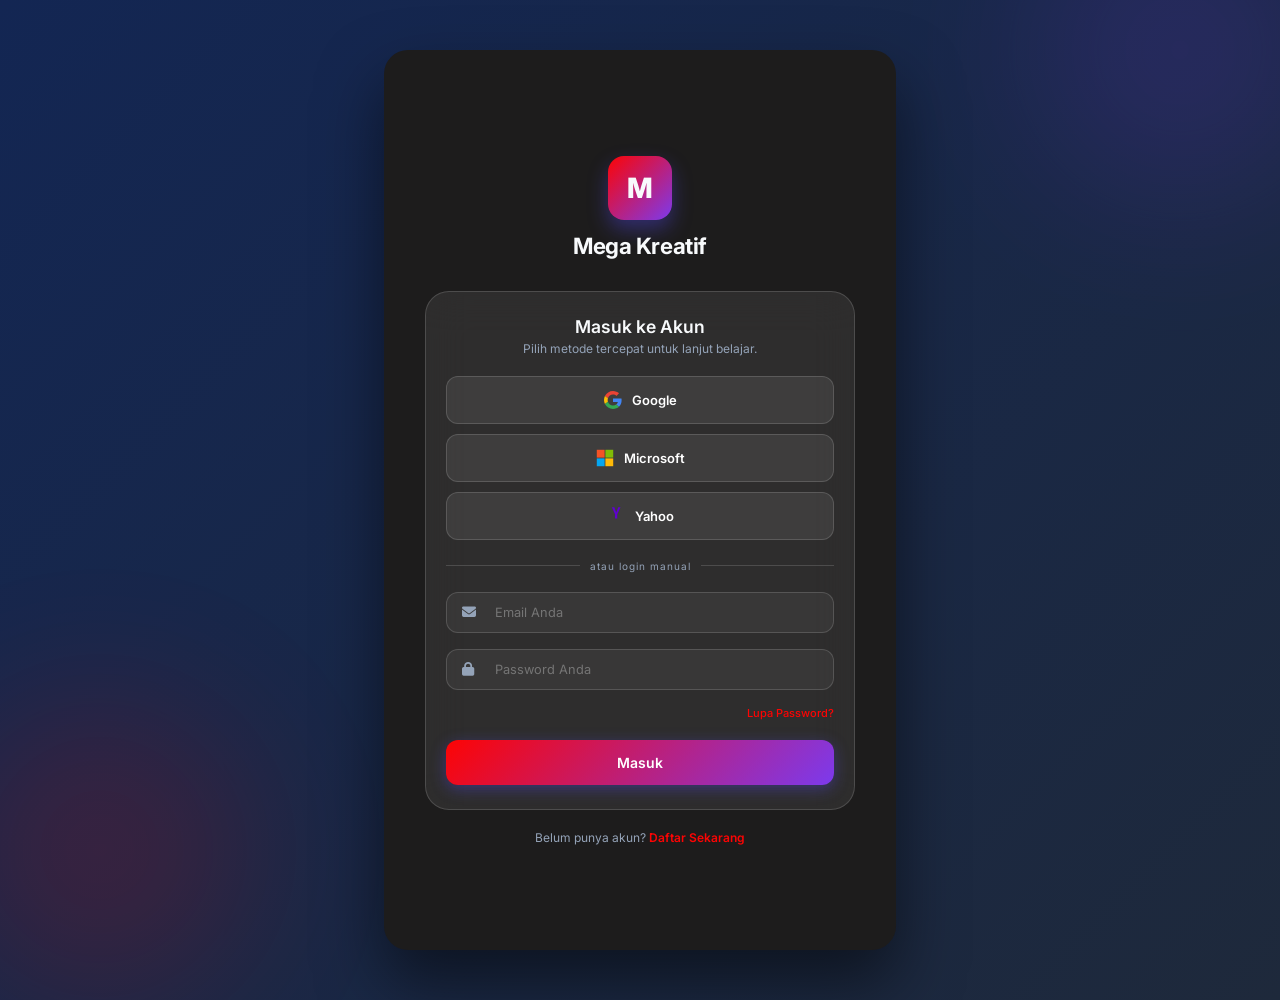
<file: index.html>
<!DOCTYPE html>
<html lang="id">

<head>
    <meta charset="UTF-8">
    <meta name="viewport" content="width=device-width, initial-scale=1.0">
    <title>Mega Kreatif - Login</title>
    <!-- Google Fonts -->
    <link href="https://fonts.googleapis.com/css2?family=Inter:wght@400;500;600;700&display=swap" rel="stylesheet">
    <!-- Font Awesome for Icons -->
    <link rel="stylesheet" href="https://cdnjs.cloudflare.com/ajax/libs/font-awesome/6.4.0/css/all.min.css">
    <link rel="manifest" href="manifest.json">
    <link rel="stylesheet" href="auth-style.css">
    <meta name="theme-color" content="#fd0404">
</head>

<body>

    <div class="blob blob-1"></div>
    <div class="blob blob-2"></div>

    <div id="toast-container" class="toast-container"></div>

    <div class="device-frame">
        <div class="screen-content">
            <!-- Logo -->
            <div class="logo-container">
                <div class="logo-icon">M</div>
                <div class="logo-text">Mega Kreatif</div>
            </div>

            <!-- Login Card -->
            <div class="auth-card">
                <div class="welcome-text">
                    <h2>Masuk ke Akun</h2>
                    <p>Pilih metode tercepat untuk lanjut belajar.</p>
                </div>

                <!-- SSO Options -->
                <div class="sso-container">
                    <button class="btn-sso google" onclick="handleSSOLogin('Google')">
                        <svg viewBox="0 0 48 48">
                            <path fill="#EA4335"
                                d="M24 9.5c3.54 0 6.71 1.22 9.21 3.6l6.85-6.85C35.9 2.38 30.47 0 24 0 14.62 0 6.51 5.38 2.56 13.22l7.98 6.19C12.43 13.72 17.74 9.5 24 9.5z" />
                            <path fill="#4285F4"
                                d="M46.98 24.55c0-1.57-.15-3.09-.38-4.55H24v9.02h12.94c-.58 2.96-2.26 5.48-4.78 7.18l7.73 6c4.51-4.18 7.09-10.36 7.09-17.65z" />
                            <path fill="#FBBC05"
                                d="M10.53 28.59c-.48-1.45-.76-2.99-.76-4.59s.27-3.14.76-4.59l-7.98-6.19C.92 16.46 0 20.12 0 24c0 3.88.92 7.54 2.56 10.78l7.97-6.19z" />
                            <path fill="#34A853"
                                d="M24 48c6.48 0 11.93-2.13 15.89-5.81l-7.73-6c-2.15 1.45-4.92 2.3-8.16 2.3-6.26 0-11.57-4.22-13.47-9.91l-7.98 6.19C6.51 42.62 14.62 48 24 48z" />
                        </svg>
                        <span>Google</span>
                    </button>
                    <button class="btn-sso microsoft" onclick="handleSSOLogin('Microsoft')">
                        <svg viewBox="0 0 23 23">
                            <path fill="#f35325" d="M1 1h10v10H1z" />
                            <path fill="#81bc06" d="M12 1h10v10H12z" />
                            <path fill="#05a6f0" d="M1 12h10v10H1z" />
                            <path fill="#ffba08" d="M12 12h10v10H12z" />
                        </svg>
                        <span>Microsoft</span>
                    </button>
                    <button class="btn-sso yahoo" onclick="handleSSOLogin('Yahoo')">
                        <svg viewBox="0 0 512 512">
                            <path fill="#6001D2"
                                d="M228.6 206.5L138.8 8h68.6l54.9 146.9L320.1 8h63.7l-92.4 200v120h-62.8V206.5H228.6z" />
                        </svg>
                        <span>Yahoo</span>
                    </button>
                </div>

                <div class="divider">atau login manual</div>

                <form id="login-form" novalidate>
                    <div class="input-group" id="email-group">
                        <i class="fas fa-envelope"></i>
                        <input type="email" id="email" placeholder="Email Anda" autocomplete="email">
                        <div class="error-msg" id="email-error"></div>
                    </div>
                    <div class="input-group" id="password-group">
                        <i class="fas fa-lock"></i>
                        <input type="password" id="password" placeholder="Password Anda">
                        <div class="error-msg" id="password-error"></div>
                    </div>
                    <a href="nusalokal_forgot_password.html" class="forgot-pass">Lupa Password?</a>

                    <button type="submit" class="btn-primary">Masuk</button>
                </form>
            </div>

            <div class="auth-footer">
                Belum punya akun? <a href="nusalokal_register.html">Daftar Sekarang</a>
            </div>
        </div>
    </div>

    <script src="auth-logic.js"></script>
    <script>
        const loginForm = document.getElementById('login-form');
        const emailInput = document.getElementById('email');
        const passwordInput = document.getElementById('password');
        const emailGroup = document.getElementById('email-group');
        const passwordGroup = document.getElementById('password-group');
        const emailError = document.getElementById('email-error');
        const passwordError = document.getElementById('password-error');

        function validateEmail(email) {
            if (!email) return "Email wajib diisi";
            const re = /^[^\s@]+@[^\s@]+\.[^\s@]+$/;
            if (!re.test(email)) return "Format email tidak valid";
            return "";
        }

        function validatePassword(password) {
            if (!password) return "Password wajib diisi";
            return "";
        }

        // Real-time validation
        emailInput.addEventListener('input', () => showError(emailGroup, emailError, validateEmail(emailInput.value)));
        passwordInput.addEventListener('input', () => showError(passwordGroup, passwordError, validatePassword(passwordInput.value)));

        loginForm.addEventListener('submit', (e) => {
            e.preventDefault();
            const submitBtn = loginForm.querySelector('button[type="submit"]');
            if (submitBtn.disabled) return;

            const emailErr = validateEmail(emailInput.value);
            const passErr = validatePassword(passwordInput.value);

            showError(emailGroup, emailError, emailErr);
            showError(passwordGroup, passwordError, passErr);

            if (!emailErr && !passErr) {
                submitBtn.disabled = true;
                const originalText = submitBtn.innerHTML;
                submitBtn.innerHTML = '<i class="fas fa-spinner fa-spin"></i> Masuk...';

                // Simulate Login
                setTimeout(() => {
                    const email = emailInput.value;
                    const password = passwordInput.value;
                    const users = getRegisteredUsers();

                    const user = users.find(u => u.email === email && u.password === password) ||
                        (email === "test@example.com" && password === "password123" ? { name: 'Demo User', email: 'test@example.com' } : null);

                    if (user) {
                        showToast(`Selamat datang kembali, ${user.name}!`, 'success');
                        localStorage.setItem('user_session', JSON.stringify({
                            email: user.email,
                            name: user.name,
                            token: 'mock-' + Date.now()
                        }));
                        setTimeout(() => window.location.href = 'nusalokal_mockup.html', 1000);
                    } else {
                        showToast('Email atau password salah', 'error');
                        submitBtn.disabled = false;
                        submitBtn.innerHTML = originalText;
                        passwordInput.value = '';
                        passwordInput.focus();
                    }
                }, 1500);
            }
        });
    </script>

</body>

</html>
</file>
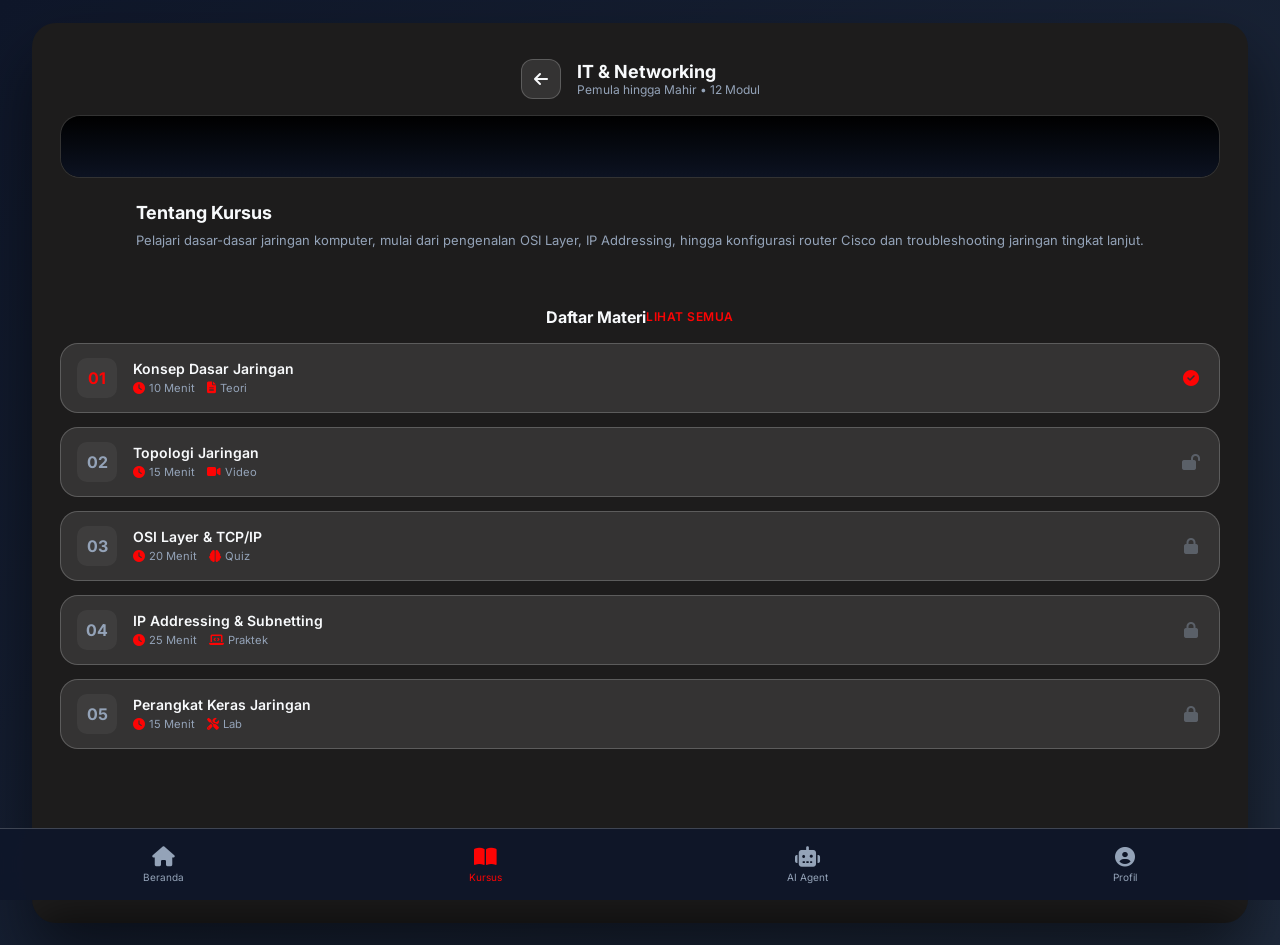
<file: nusalokal_courses.html>
<!DOCTYPE html>
<html lang="id">

<head>
    <meta charset="UTF-8">
    <meta name="viewport"
        content="width=device-width, initial-scale=1.0, viewport-fit=cover, maximum-scale=1.0, user-scalable=no">
    <meta name="theme-color" content="#1d1c1c">
    <title>Nusalokal - Kursus IT & Networking</title>
    <!-- Google Fonts -->
    <link href="https://fonts.googleapis.com/css2?family=Inter:wght@400;500;600;700&display=swap" rel="stylesheet">
    <!-- Font Awesome for Icons -->
    <link rel="stylesheet" href="https://cdnjs.cloudflare.com/ajax/libs/font-awesome/6.4.0/css/all.min.css">
    <link rel="stylesheet" href="auth-style.css">
    <style>
        :root {
            --primary: #fd0404;
            --secondary: #7C3AED;
            --background: linear-gradient(135deg, #0F172A 0%, #1E293B 100%);
            --glass: rgba(255, 255, 255, 0.1);
            --glass-border: rgba(255, 255, 255, 0.2);
            --text-main: #F8FAFC;
            --text-dim: #94A3B8;
        }

        * {
            margin: 0;
            padding: 0;
            box-sizing: border-box;
            font-family: 'Inter', sans-serif;
        }

        body {
            background: var(--background);
            color: var(--text-main);
            min-height: 100vh;
            min-height: 100dvh;
            display: flex;
            justify-content: center;
            align-items: center;
            padding: 0;
            margin: 0;
            overflow: hidden;
            -webkit-font-smoothing: antialiased;
        }

        /* Mobile full-screen */
        @media (max-width: 48rem) {
            body {
                background: #1d1c1c;
                /* Seamless dark on mobile */
                display: block;
                overflow: hidden;
            }
        }

        /* Desktop specific padding */
        @media (min-width: 48rem) {
            body {
                padding: 2.5vh 2.5vw;
            }
        }

        /* Main Container - Fully Responsive */
        .device-frame {
            width: 100%;
            height: 100vh;
            height: 100dvh;
            background: #1d1c1c;
            position: relative;
            display: flex;
            flex-direction: column;
            margin: 0 auto;
            overflow: hidden;
        }

        /* Desktop View Constraints */
        @media (min-width: 64rem) {
            .device-frame {
                max-width: 80rem;
            }
        }

        .screen-content {
            flex: 1;
            width: 100%;
            max-width: 75rem;
            margin: 0 auto;
            padding: 1.25rem;
            padding-bottom: calc(10rem + env(safe-area-inset-bottom));
            overflow-y: auto;
            -webkit-overflow-scrolling: touch;
            scroll-behavior: smooth;
        }

        .screen-content::-webkit-scrollbar {
            display: none;
        }

        /* Header */
        .course-header {
            display: flex;
            align-items: center;
            gap: 16px;
            padding: calc(1rem + env(safe-area-inset-top)) 1.5rem 1rem;
            position: sticky;
            top: 0;
            background: #1d1c1c;
            z-index: 100;
        }

        .back-btn {
            width: 40px;
            height: 40px;
            background: var(--glass);
            border-radius: 12px;
            display: flex;
            align-items: center;
            justify-content: center;
            border: 1px solid var(--glass-border);
            color: var(--text-main);
            text-decoration: none;
            cursor: pointer;
        }

        .header-title h1 {
            font-size: 18px;
            font-weight: 700;
        }

        .header-title p {
            font-size: 12px;
            color: var(--text-dim);
        }

        /* Hero Image */
        /* Hero Background Video */
        .hero-banner {
            width: 100%;
            height: 200px;
            background: #000;
            border-radius: 20px;
            margin-bottom: 24px;
            position: relative;
            overflow: hidden;
            border: 1px solid var(--glass-border);
        }

        .hero-video-bg {
            position: absolute;
            top: 50%;
            left: 50%;
            width: 100%;
            height: 100%;
            transform: translate(-50%, -50%) scale(1.5);
            pointer-events: none;
            border: none;
        }

        .hero-overlay {
            position: absolute;
            inset: 0;
            background: linear-gradient(to top, rgba(15, 23, 42, 0.8), transparent);
            z-index: 1;
        }

        /* Module List */
        .section-title {
            margin: 32px 0 16px;
            display: flex;
            justify-content: space-between;
            align-items: center;
        }

        /* Module Grid */
        .modules-list {
            display: grid;
            grid-template-columns: repeat(auto-fill, minmax(18rem, 1fr));
            gap: 1rem;
            margin-bottom: 2rem;
        }

        .section-title h2 {
            font-size: 1rem;
            font-weight: 700;
            color: var(--text-main);
            margin: 0;
        }

        .module-card {
            background: var(--glass);
            border: 0.06rem solid var(--glass-border);
            border-radius: 1.125rem;
            padding: 0.875rem 1rem;
            margin-bottom: 0.875rem;
            display: flex;
            align-items: center;
            gap: 1rem;
            cursor: pointer;
            transition: all 0.3s ease;
            width: 100%;
        }

        .module-card:hover {
            background: rgba(255, 255, 255, 0.12);
            transform: translateY(-4px);
            /* Changed to translateY for grid feel */
            border-color: var(--primary);
        }

        /* Hero Styling Adjustment */
        .hero-banner {
            max-width: 100%;
            height: 15rem;
        }

        .module-number {
            width: 2.5rem;
            height: 2.5rem;
            background: rgba(255, 255, 255, 0.05);
            border-radius: 0.625rem;
            display: flex;
            align-items: center;
            justify-content: center;
            font-weight: 700;
            color: var(--text-dim);
        }

        .module-info {
            flex: 1;
        }

        .module-title {
            font-size: 0.875rem;
            font-weight: 600;
            margin-bottom: 0.25rem;
        }

        .module-meta {
            font-size: 0.7rem;
            color: var(--text-dim);
            display: flex;
            align-items: center;
            gap: 0.75rem;
        }

        .module-meta span {
            display: flex;
            align-items: center;
            gap: 4px;
        }

        .module-meta i {
            color: var(--primary);
            font-size: 12px;
        }

        .lock-icon {
            color: var(--text-dim);
            opacity: 0.4;
            display: flex;
            align-items: center;
            justify-content: center;
            width: 24px;
            height: 24px;
            font-size: 16px;
        }

        /* Detail Modal (Pop-up) */
        .modal {
            position: absolute;
            bottom: 0;
            left: 0;
            width: 100%;
            height: 85%;
            background: #1E293B;
            border-radius: 1.875rem 1.875rem 0 0;
            z-index: 100;
            transform: translateY(100%);
            transition: transform 0.3s cubic-bezier(0.165, 0.84, 0.44, 1);
            display: flex;
            flex-direction: column;
            border-top: 0.06rem solid var(--glass-border);
            box-shadow: 0 -0.625rem 2.5rem rgba(0, 0, 0, 0.5);
        }

        .modal.active {
            transform: translateY(0);
        }

        .modal-handle {
            width: 40px;
            height: 5px;
            background: rgba(255, 255, 255, 0.2);
            border-radius: 10px;
            margin: 16px auto;
        }

        .modal-content {
            padding: 0 24px 24px;
            overflow-y: auto;
            flex: 1;
        }

        .content-body {
            color: var(--text-dim);
            font-size: 14px;
            line-height: 1.6;
            margin-top: 20px;
        }

        .content-body h3 {
            color: white;
            margin: 20px 0 10px;
        }

        .content-body ul {
            padding-left: 20px;
            margin-bottom: 10px;
        }

        .content-body li {
            margin-bottom: 8px;
        }

        /* Navigation (Fixed for Mobile) */
        nav {
            position: fixed;
            bottom: 0;
            left: 50%;
            transform: translateX(-50%);
            width: 100%;
            max-width: 80rem;
            height: calc(4.5rem + env(safe-area-inset-bottom));
            background: rgba(15, 23, 42, 0.95);
            backdrop-filter: blur(1rem);
            -webkit-backdrop-filter: blur(1rem);
            border-top: 0.06rem solid var(--glass-border);
            display: flex;
            justify-content: space-around;
            align-items: center;
            padding-bottom: env(safe-area-inset-bottom);
            z-index: 2000;
        }

        .nav-item {
            display: flex;
            flex-direction: column;
            align-items: center;
            gap: 4px;
            color: var(--text-dim);
            text-decoration: none;
            font-size: 10px;
        }

        .nav-item.active {
            color: var(--primary);
        }

        .nav-item i {
            font-size: 20px;
        }

        /* Responsive Handling */
        @media (max-width: 48rem) {
            .modules-list {
                grid-template-columns: 1fr;
            }
        }

        @media (max-width: 32rem) {
            .screen-content {
                padding: 1.5rem 1.25rem;
                padding-bottom: 6rem;
            }
        }

    </style>
</head>

<body>
    <div class="device-frame">
        <div class="screen-content">
            <!-- Header -->
            <div class="course-header">
                <a href="nusalokal_mockup.html" class="back-btn"><i class="fas fa-arrow-left"></i></a>
                <div class="header-title">
                    <h1>IT & Networking</h1>
                    <p>Pemula hingga Mahir • 12 Modul</p>
                </div>
            </div>

            <!-- Hero Banner with Background Video -->
            <div class="hero-banner">
                <iframe id="hero-video-iframe" class="hero-video-bg" allow="autoplay; encrypted-media"
                    frameborder="0"></iframe>
                <div class="hero-overlay"></div>
            </div>

            <!-- Description -->
            <div style="margin-bottom: 24px;">
                <h2 style="font-size: 18px; margin-bottom: 8px;">Tentang Kursus</h2>
                <p style="font-size: 13px; color: var(--text-dim); line-height: 1.5;">
                    Pelajari dasar-dasar jaringan komputer, mulai dari pengenalan OSI Layer, IP Addressing, hingga
                    konfigurasi router Cisco dan troubleshooting jaringan tingkat lanjut.
                </p>
            </div>

            <!-- Module List -->
            <div class="section-title">
                <h2>Daftar Materi</h2>
                <a href="#"
                    style="font-size: 12px; color: var(--primary); text-decoration: none; font-weight: 600; letter-spacing: 0.5px;">LIHAT
                    SEMUA</a>
            </div>

            <div class="module-card" onclick="openModule(1)">
                <div class="module-number" style="color: var(--primary);">01</div>
                <div class="module-info">
                    <div class="module-title">Konsep Dasar Jaringan</div>
                    <div class="module-meta">
                        <span><i class="fas fa-clock"></i> 10 Menit</span>
                        <span><i class="fas fa-file-alt"></i> Teori</span>
                    </div>
                </div>
                <div class="lock-icon" style="color: var(--primary); opacity: 1;"><i class="fas fa-check-circle"></i>
                </div>
            </div>

            <div class="module-card" onclick="openModule(2)">
                <div class="module-number">02</div>
                <div class="module-info">
                    <div class="module-title">Topologi Jaringan</div>
                    <div class="module-meta">
                        <span><i class="fas fa-clock"></i> 15 Menit</span>
                        <span><i class="fas fa-video"></i> Video</span>
                    </div>
                </div>
                <div class="lock-icon"><i class="fas fa-lock-open"></i></div>
            </div>

            <div class="module-card" onclick="openModule(3)">
                <div class="module-number">03</div>
                <div class="module-info">
                    <div class="module-title">OSI Layer & TCP/IP</div>
                    <div class="module-meta">
                        <span><i class="fas fa-clock"></i> 20 Menit</span>
                        <span><i class="fas fa-brain"></i> Quiz</span>
                    </div>
                </div>
                <div class="lock-icon"><i class="fas fa-lock"></i></div>
            </div>

            <div class="module-card" onclick="openModule(4)">
                <div class="module-number">04</div>
                <div class="module-info">
                    <div class="module-title">IP Addressing & Subnetting</div>
                    <div class="module-meta">
                        <span><i class="fas fa-clock"></i> 25 Menit</span>
                        <span><i class="fas fa-laptop-code"></i> Praktek</span>
                    </div>
                </div>
                <div class="lock-icon"><i class="fas fa-lock"></i></div>
            </div>

            <div class="module-card" onclick="openModule(5)">
                <div class="module-number">05</div>
                <div class="module-info">
                    <div class="module-title">Perangkat Keras Jaringan</div>
                    <div class="module-meta">
                        <span><i class="fas fa-clock"></i> 15 Menit</span>
                        <span><i class="fas fa-tools"></i> Lab</span>
                    </div>
                </div>
                <div class="lock-icon"><i class="fas fa-lock"></i></div>
            </div>

        </div>

        <!-- Detail Modal -->
        <div class="modal" id="course-modal">
            <div class="modal-handle" onclick="closeModule()"></div>
            <div class="modal-content">
                <a href="#" class="back-btn" onclick="closeModule()"
                    style="margin-bottom: 20px; width: 32px; height: 32px;"><i class="fas fa-times"></i></a>

                <h2 id="modal-title" style="font-size: 20px; margin-bottom: 10px;">Judul Materi</h2>
                <div style="display: flex; gap: 10px; margin-bottom: 20px;">
                    <span
                        style="font-size: 12px; padding: 4px 10px; background: rgba(79, 70, 229, 0.2); color: var(--primary); border-radius: 8px;">Network</span>
                    <span
                        style="font-size: 12px; padding: 4px 10px; background: rgba(255, 255, 255, 0.1); color: var(--text-dim); border-radius: 8px;">Beginner</span>
                </div>

                <div class="video-placeholder"
                    style="width: 100%; height: 200px; background: black; border-radius: 16px; display: flex; align-items: center; justify-content: center; margin-bottom: 20px;">
                    <i class="fas fa-play-circle" style="font-size: 40px; color: white;"></i>
                </div>

                <div class="content-body" id="modal-body">
                    <!-- Dynamic Content -->
                </div>

                <button id="finish-btn" onclick="finishModule()"
                    style="width: 100%; padding: 16px; background: var(--primary); border: none; border-radius: 12px; color: white; font-weight: 600; margin-top: 30px; cursor: pointer;">Tandai
                    Selesai</button>
            </div>
        </div>

        <!-- Navigation -->
        <nav>
            <a href="nusalokal_mockup.html" class="nav-item"><i class="fas fa-home"></i><span>Beranda</span></a>
            <a href="nusalokal_courses.html" class="nav-item active"><i
                    class="fas fa-book-open"></i><span>Kursus</span></a>
            <a href="nusalokal_chat.html" class="nav-item"><i class="fas fa-robot"></i><span>AI Agent</span></a>
            <a href="nusalokal_profile.html" class="nav-item"><i class="fas fa-user-circle"></i><span>Profil</span></a>
        </nav>
    </div>

    <!-- Video Modal -->
    <div id="video-modal"
        style="position: fixed; top: 0; left: 0; width: 100%; height: 100%; background: rgba(0,0,0,0.9); z-index: 2000; display: none; align-items: center; justify-content: center; backdrop-filter: blur(10px);">
        <div style="width: 95%; max-width: 850px; position: relative;">
            <div
                style="padding-top: 56.25%; position: relative; background: #000; border-radius: 16px; overflow: hidden; border: 1px solid rgba(255,255,255,0.2); box-shadow: 0 30px 60px rgba(0,0,0,0.8);">
                <iframe id="video-frame"
                    style="position: absolute; top: 0; left: 0; width: 100%; height: 100%; border: none;"
                    allow="autoplay; encrypted-media" allowfullscreen></iframe>
            </div>
            <button onclick="closeVideoModal()"
                style="position: absolute; top: -50px; right: 0; background: rgba(255,255,255,0.1); border: none; color: white; width: 40px; height: 40px; border-radius: 50%; cursor: pointer; display: flex; align-items: center; justify-content: center; transition: 0.3s; backdrop-filter: blur(5px);"><i
                    class="fas fa-times"></i></button>
        </div>
    </div>

    <script src="auth-logic.js"></script>
    <script>
        const modules = {
            1: {
                title: "Konsep Dasar Jaringan",
                content: `
                    <h3>Apa itu Jaringan Komputer?</h3>
                    <p>Jaringan komputer adalah dua atau lebih perangkat komputer yang saling terhubung untuk berbagi data dan sumber daya.</p>
                    
                    <h3>Jenis Jaringan:</h3>
                    <ul>
                        <li><strong>LAN (Local Area Network):</strong> Jaringan area lokal seperti di rumah atau kantor.</li>
                        <li><strong>MAN (Metropolitan Area Network):</strong> Jaringan antar gedung dalam satu kota.</li>
                        <li><strong>WAN (Wide Area Network):</strong> Jaringan antar negara atau benua (Internet).</li>
                    </ul>
                    <h3>Manfaat:</h3>
                    <p>Mempermudah komunikasi, berbagi file, dan akses informasi jarak jauh.</p>
                `
            },
            2: {
                title: "Topologi Jaringan",
                content: `
                    <h3>Pengertian Topologi</h3>
                    <p>Topologi jaringan mengacu pada tata letak fisik atau logis dari perangkat dalam jaringan. Pemilihan topologi yang tepat mempengaruhi kecepatan, keamanan, dan kemudahan troubleshooting jaringan.</p>
                    
                    <h3>Jenis-Jenis Topologi Jaringan:</h3>
                    
                    <div style="margin-bottom: 16px;">
                        <h4 style="color: var(--primary); margin-bottom: 4px;">1. Topologi Bus</h4>
                        <p style="margin-bottom: 4px;">Semua perangkat terhubung ke satu kabel utama (backbone). Data dikirim ke semua perangkat, tetapi hanya penerima yang dituju yang memprosesnya.</p>
                        <ul style="font-size: 13px; color: var(--text-dim);">
                            <li>(+) Hemat kabel dan mudah instalasi.</li>
                            <li>(-) Jika kabel utama putus, seluruh jaringan mati.</li>
                        </ul>
                    </div>

                    <div style="margin-bottom: 16px;">
                        <h4 style="color: var(--primary); margin-bottom: 4px;">2. Topologi Star (Bintang)</h4>
                        <p style="margin-bottom: 4px;">Setiap perangkat terhubung ke satu perangkat pusat (Switch atau Hub). Ini adalah topologi paling umum digunakan saat ini (contoh: LAN kantor/rumah).</p>
                        <ul style="font-size: 13px; color: var(--text-dim);">
                            <li>(+) Jika satu perangkat rusak, jaringan lain tetap jalan. Mudah dideteksi kesalahannya.</li>
                            <li>(-) Butuh lebih banyak kabel dan bergantung pada pusat (Switch/Hub).</li>
                        </ul>
                    </div>

                    <div style="margin-bottom: 16px;">
                        <h4 style="color: var(--primary); margin-bottom: 4px;">3. Topologi Ring (Cincin)</h4>
                        <p style="margin-bottom: 4px;">Setiap perangkat terhubung ke dua perangkat lain, membentuk lingkaran tertutup. Data mengalir satu arah (unidirectional) atau dua arah untuk mencegah tabrakan.</p>
                        <ul style="font-size: 13px; color: var(--text-dim);">
                            <li>(+) Performa stabil pada trafik tinggi.</li>
                            <li>(-) Jika satu titik putus, jaringan bisa lumpuh (kecuali dual-ring).</li>
                        </ul>
                    </div>

                    <div style="margin-bottom: 16px;">
                        <h4 style="color: var(--primary); margin-bottom: 4px;">4. Topologi Mesh</h4>
                        <p style="margin-bottom: 4px;">Setiap perangkat terhubung secara langsung ke perangkat lain (Full Mesh) atau sebagian (Partial Mesh).</p>
                        <ul style="font-size: 13px; color: var(--text-dim);">
                            <li>(+) Keamanan data tinggi dan tidak ada gangguan jika satu link mati (Redundancy).</li>
                            <li>(-) Biaya sangat mahal dan instalasi rumit.</li>
                        </ul>
                    </div>

                    <div style="margin-bottom: 16px;">
                        <h4 style="color: var(--primary); margin-bottom: 4px;">5. Topologi Tree (Pohon)</h4>
                        <p style="margin-bottom: 4px;">Gabungan dari beberapa topologi Star yang dihubungkan dengan topologi Bus. Biasa digunakan pada jaringan bertingkat atau gedung bertingkat.</p>
                    </div>

                    <div style="margin-bottom: 16px;">
                        <h4 style="color: var(--primary); margin-bottom: 4px;">6. Topologi Hybrid</h4>
                        <p style="margin-bottom: 4px;">Kombinasi dari dua atau lebih topologi yang berbeda. Contoh: Jaringan kantor (Star) terhubung ke jaringan pabrik (Bus).</p>
                    </div>
                `
            },
            3: {
                title: "OSI Layer & TCP/IP",
                content: `
                    <h3>OSI Model</h3>
                    <p>Open Systems Interconnection (OSI) model adalah kerangka kerja konseptual yang menjelaskan fungsi sistem jaringan.</p>
                    
                    <h3>7 Lapisan OSI:</h3>
                    <ol reversed>
                        <li>Physical (Fisik)</li>
                        <li>Data Link</li>
                        <li>Network (IP)</li>
                        <li>Transport (TCP/UDP)</li>
                        <li>Session</li>
                        <li>Presentation</li>
                        <li>Application (HTTP, FTP)</li>
                    </ol>
                `
            },
            4: {
                title: "IP Addressing & Subnetting",
                content: `
                    <h3>Alamat IP</h3>
                    <p>Identitas unik untuk setiap perangkat dalam jaringan. Terdiri dari IPv4 (32-bit) dan IPv6 (128-bit).</p>
                    
                    <h3>Kelas IP:</h3>
                    <ul>
                        <li><strong>Kelas A:</strong> Jaringan skala sangat besar.</li>
                        <li><strong>Kelas B:</strong> Jaringan skala menengah.</li>
                        <li><strong>Kelas C:</strong> Jaringan skala kecil (LAN).</li>
                    </ul>
                    <h3>Subnetting</h3>
                    <p>Teknik memecah jaringan besar menjadi sub-jaringan yang lebih kecil untuk efisiensi.</p>
                `
            },
            5: {
                title: "Perangkat Keras Jaringan",
                content: `
                    <h3>Perangkat Utama:</h3>
                    <ul>
                        <li><strong>Router:</strong> Menghubungkan jaringan berbeda dan menentukan rute data.</li>
                        <li><strong>Switch:</strong> Menghubungkan perangkat dalam satu jaringan (LAN) secara cerdas.</li>
                        <li><strong>Access Point:</strong> Menyediakan koneksi nirkabel (WiFi).</li>
                        <li><strong>Modem:</strong> Mengubah sinyal digital ke analog dan sebaliknya.</li>
                    </ul>
                `
            }
        };

        function openModule(id) {
            const data = modules[id];
            if (data) {
                document.getElementById('modal-title').innerText = data.title;
                document.getElementById('modal-body').innerHTML = data.content;
                document.getElementById('course-modal').classList.add('active');
            }
        }

        function closeModule() {
            document.getElementById('course-modal').classList.remove('active');
        }

        function finishModule() {
            const modal = document.getElementById('course-modal');
            modal.style.transform = 'translateY(100%)';

            setTimeout(() => {
                modal.classList.remove('active');
                modal.style.transform = '';

                if (typeof showToast === 'function') {
                    showToast('Modul diselesaikan! Progres Anda telah disimpan.', 'success');
                }
            }, 300);
        }

        const itVideos = [
            'QJncFirhjPg', // Cloud Computing Trends
            'I_t66o9I9V0', // Modern Data Center Tour
            'U_PzX_U-D5Y', // Cybersecurity Essentials
            'H3AnSshR4mI', // The Future of Technology
            '6mBO2JXKJuo'  // Internet of Things (IoT)
        ];

        function initHeroVideo() {
            const randomId = itVideos[Math.floor(Math.random() * itVideos.length)];
            const iframe = document.getElementById('hero-video-iframe');
            if (iframe) {
                // Autoplay, Mute, Loop, and Minimal UI
                iframe.src = `https://www.youtube.com/embed/${randomId}?autoplay=1&mute=1&loop=1&playlist=${randomId}&controls=0&showinfo=0&rel=0&modestbranding=1&iv_load_policy=3`;
            }
        }

        function playRandomVideo() {
            initHeroVideo();
        }

        // Initialize background video on load
        document.addEventListener('DOMContentLoaded', initHeroVideo);
    </script>
</body>

</html>
</file>
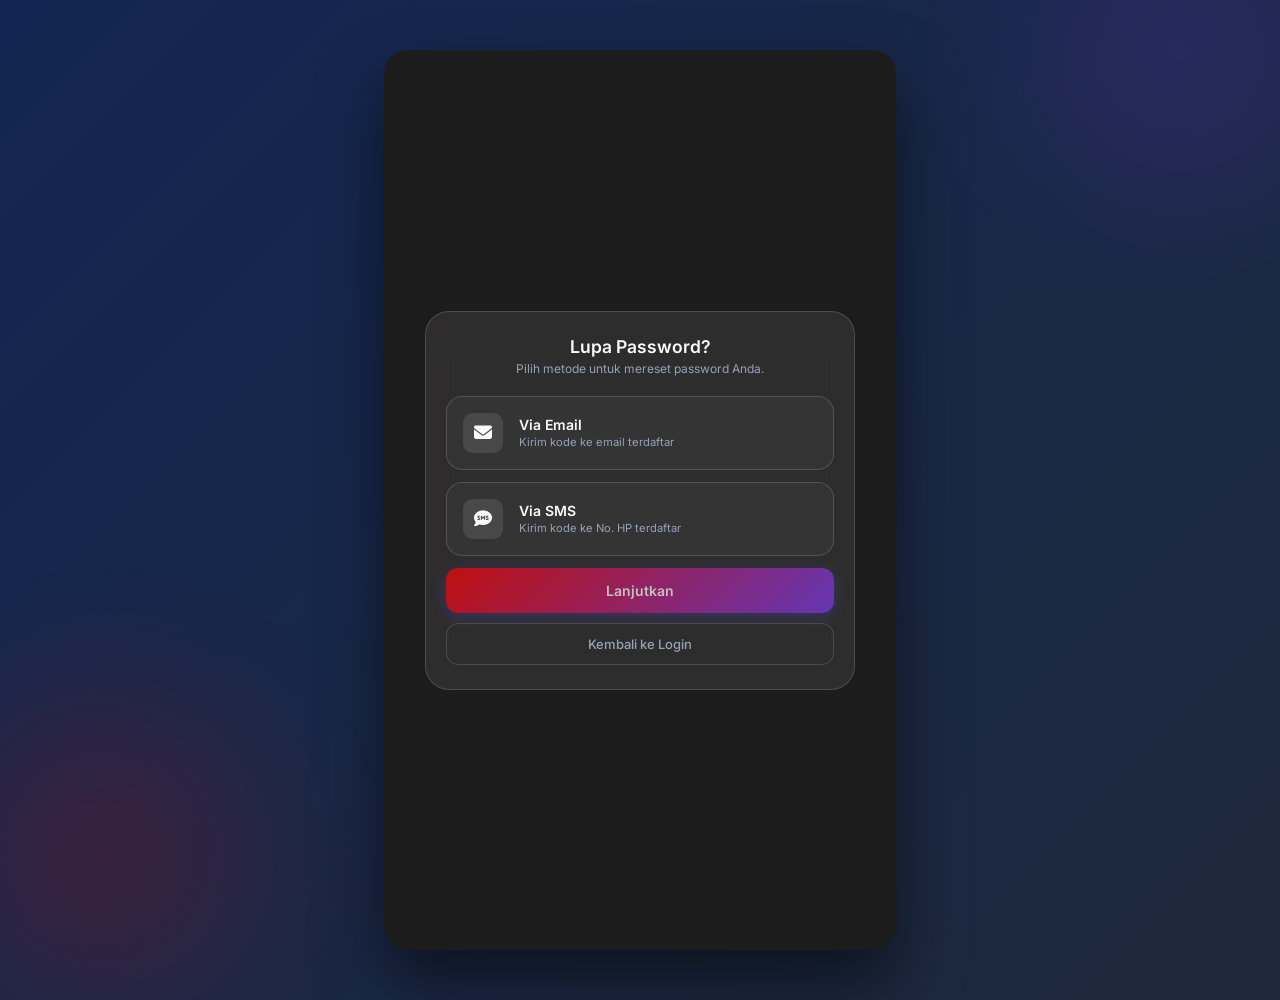
<file: nusalokal_forgot_password.html>
<!DOCTYPE html>
<html lang="id">

<head>
    <meta charset="UTF-8">
    <meta name="viewport" content="width=device-width, initial-scale=1.0, viewport-fit=cover, maximum-scale=1.0, user-scalable=no">
    <title>Mega Kreatif - Lupa Password</title>
    <!-- Google Fonts -->
    <link href="https://fonts.googleapis.com/css2?family=Inter:wght@400;500;600;700&display=swap" rel="stylesheet">
    <!-- Font Awesome for Icons -->
    <link rel="stylesheet" href="https://cdnjs.cloudflare.com/ajax/libs/font-awesome/6.4.0/css/all.min.css">
    <link rel="stylesheet" href="auth-style.css">
    <style>
        .step-container {
            display: none;
        }

        .step-container.active {
            display: block;
            animation: slideUp 0.4s ease;
        }

        .method-card {
            background: rgba(255, 255, 255, 0.03);
            border: 0.06rem solid var(--glass-border);
            border-radius: 1rem;
            padding: 1rem;
            margin-bottom: 0.75rem;
            display: flex;
            align-items: center;
            gap: 1rem;
            cursor: pointer;
            transition: all 0.3s;
        }

        .method-card:hover,
        .method-card.selected {
            background: rgba(255, 255, 255, 0.08);
            border-color: var(--primary);
            box-shadow: var(--glow);
        }

        .method-icon {
            width: 2.5rem;
            height: 2.5rem;
            border-radius: 0.6rem;
            background: rgba(255, 255, 255, 0.1);
            display: flex;
            align-items: center;
            justify-content: center;
            font-size: 1.125rem;
            color: var(--text-main);
        }

        .method-info h3 {
            font-size: 0.875rem;
            font-weight: 600;
            margin-bottom: 0.125rem;
        }

        .method-info p {
            font-size: 0.7rem;
            color: var(--text-dim);
        }

        .otp-container {
            display: flex;
            gap: 0.6rem;
            justify-content: center;
            margin: 1.25rem 0;
        }

        .otp-input {
            width: 2.8rem;
            height: 2.8rem;
            border-radius: 0.75rem;
            background: rgba(255, 255, 255, 0.05);
            border: 0.06rem solid var(--glass-border);
            color: white;
            font-size: 1.125rem;
            font-weight: 700;
            text-align: center;
            outline: none;
        }

        .otp-input:focus {
            border-color: var(--primary);
            box-shadow: var(--glow);
        }

        .timer-text {
            text-align: center;
            font-size: 12px;
            color: var(--text-dim);
            margin-top: 10px;
        }

        .timer-text a {
            color: var(--primary);
            text-decoration: none;
            font-weight: 600;
            pointer-events: none;
            opacity: 0.5;
        }

        .timer-text a.active {
            pointer-events: auto;
            opacity: 1;
        }

        .strength-meter {
            height: 4px;
            background: rgba(255, 255, 255, 0.1);
            border-radius: 2px;
            margin-top: 8px;
            overflow: hidden;
            display: flex;
        }

        .strength-bar {
            height: 100%;
            width: 0;
            transition: width 0.3s, background-color 0.3s;
        }

        .strength-text {
            font-size: 10px;
            margin-top: 5px;
            text-align: right;
            color: var(--text-dim);
        }

        .success-icon {
            width: 4.5rem;
            height: 4.5rem;
            background: rgba(16, 185, 129, 0.2);
            border-radius: 50%;
            display: flex;
            align-items: center;
            justify-content: center;
            font-size: 2rem;
            color: var(--success);
            margin: 0 auto 1.25rem;
            box-shadow: 0 0 2rem rgba(16, 185, 129, 0.3);
        }
    </style>
</head>

<body>

    <div class="blob blob-1"></div>
    <div class="blob blob-2"></div>

    <div id="toast-container" class="toast-container"></div>

    <div class="device-frame">
        <div class="screen-content">
            <!-- Step 1: Select Method -->
            <div id="step-1" class="step-container auth-card active">
                <div class="welcome-text">
                    <h2>Lupa Password?</h2>
                    <p>Pilih metode untuk mereset password Anda.</p>
                </div>

                <div class="method-card" onclick="selectMethod('email', this)">
                    <div class="method-icon"><i class="fas fa-envelope"></i></div>
                    <div class="method-info">
                        <h3>Via Email</h3>
                        <p>Kirim kode ke email terdaftar</p>
                    </div>
                </div>

                <div class="method-card" onclick="selectMethod('sms', this)">
                    <div class="method-icon"><i class="fas fa-sms"></i></div>
                    <div class="method-info">
                        <h3>Via SMS</h3>
                        <p>Kirim kode ke No. HP terdaftar</p>
                    </div>
                </div>

                <button class="btn-primary" onclick="goToStep(2)" disabled id="btn-step-1"
                    style="margin-top:10px">Lanjutkan</button>
                <a href="index.html" class="btn-secondary">Kembali ke Login</a>
            </div>

            <!-- Step 2: Input Details -->
            <div id="step-2" class="step-container auth-card">
                <div class="welcome-text">
                    <h2>Verifikasi Akun</h2>
                    <p id="step-2-desc">Masukkan detail akun Anda.</p>
                </div>

                <div class="input-group" id="contact-group">
                    <i id="input-icon" class="fas fa-envelope"></i>
                    <input type="text" id="contact-input" placeholder="Masukkan Email Anda">
                    <div id="step-2-error" class="error-msg"></div>
                </div>

                <button class="btn-primary" onclick="validateAndSendCode()">Kirim Kode</button>
                <button class="btn-secondary" onclick="goToStep(1)">Kembali</button>
            </div>

            <!-- Step 3: OTP Verification -->
            <div id="step-3" class="step-container auth-card">
                <div class="welcome-text">
                    <h2>Verifikasi Kode</h2>
                    <p>Kode telah dikirim ke <span id="sent-destination"
                            style="color: white; font-weight: 600;">...</span></p>
                </div>

                <div class="otp-container">
                    <input type="text" class="otp-input" maxlength="1" oninput="moveToNext(this, 1)">
                    <input type="text" class="otp-input" maxlength="1" oninput="moveToNext(this, 2)">
                    <input type="text" class="otp-input" maxlength="1" oninput="moveToNext(this, 3)">
                    <input type="text" class="otp-input" maxlength="1" oninput="moveToNext(this, 4)">
                </div>

                <button class="btn-primary" onclick="verifyOtp()">Verifikasi</button>

                <div class="timer-text">
                    Tidak menerima kode? <a href="#" id="resend-link" onclick="resendCode()">Kirim Ulang</a> <span
                        id="timer">(30s)</span>
                </div>
            </div>

            <!-- Step 4: New Password -->
            <div id="step-4" class="step-container auth-card">
                <div class="welcome-text">
                    <h2>Password Baru</h2>
                    <p>Buat password baru yang aman.</p>
                </div>

                <div class="input-group" id="p1-group">
                    <i class="fas fa-lock"></i>
                    <input type="password" id="new-pass" placeholder="Password Baru" oninput="checkStrength()">
                </div>
                <!-- Strength Meter -->
                <div style="margin-bottom: 15px;">
                    <div class="strength-meter">
                        <div class="strength-bar" id="strength-bar"></div>
                    </div>
                    <div class="strength-text" id="strength-text"></div>
                </div>

                <div class="input-group" id="p2-group">
                    <i class="fas fa-lock"></i>
                    <input type="password" id="confirm-pass" placeholder="Konfirmasi Password Baru">
                    <div id="pass-error" class="error-msg"></div>
                </div>

                <button class="btn-primary" onclick="savePassword()">Simpan Password</button>
            </div>

            <!-- Step 5: Success -->
            <div id="step-5" class="step-container auth-card" style="text-align: center;">
                <div class="success-icon">
                    <i class="fas fa-check"></i>
                </div>
                <div class="welcome-text">
                    <h2>Berhasil Diubah!</h2>
                    <p>Password Anda telah berhasil diperbarui.</p>
                </div>
                <a href="index.html" class="btn-primary">Masuk Sekarang</a>
            </div>
        </div>
    </div>

    <script src="auth-logic.js"></script>
    <script>
        let currentMethod = '';
        let timerInterval;

        function goToStep(stepNumber) {
            document.querySelectorAll('.step-container').forEach(el => el.classList.remove('active'));
            document.getElementById(`step-${stepNumber}`).classList.add('active');
        }

        function selectMethod(method, card) {
            currentMethod = method;
            document.querySelectorAll('.method-card').forEach(el => el.classList.remove('selected'));
            card.classList.add('selected');
            document.getElementById('btn-step-1').disabled = false;
        }

        // Setup Step 2
        document.getElementById('btn-step-1').addEventListener('click', () => {
            const input = document.getElementById('contact-input');
            const icon = document.getElementById('input-icon');
            const desc = document.getElementById('step-2-desc');

            if (currentMethod === 'email') {
                input.placeholder = "contoh@email.com";
                input.type = "email";
                icon.className = "fas fa-envelope";
                desc.textContent = "Masukkan alamat email yang terdaftar.";
            } else {
                input.placeholder = "0812xxxx";
                input.type = "tel";
                icon.className = "fas fa-phone";
                desc.textContent = "Masukkan nomor HP yang terdaftar.";
            }
            goToStep(2);
        });

        function validateAndSendCode() {
            const val = document.getElementById('contact-input').value;
            const errorEl = document.getElementById('step-2-error');
            const group = document.getElementById('contact-group');

            if (!val) {
                showError(group, errorEl, "Data tidak boleh kosong.");
                return;
            }

            if (currentMethod === 'email' && !val.includes('@')) {
                showError(group, errorEl, "Format email tidak valid.");
                return;
            }

            // Success simulation
            showError(group, errorEl, "");
            document.getElementById('sent-destination').textContent = val;
            startTimer();
            goToStep(3);
        }

        function moveToNext(field, index) {
            if (field.value.length >= 1) {
                const next = document.querySelectorAll('.otp-input')[index];
                if (next) next.focus();
            }
        }

        function startTimer() {
            let timeLeft = 30;
            const link = document.getElementById('resend-link');
            const display = document.getElementById('timer');
            link.classList.remove('active');
            display.style.display = 'inline';
            clearInterval(timerInterval);
            timerInterval = setInterval(() => {
                timeLeft--;
                display.textContent = `(${timeLeft}s)`;
                if (timeLeft <= 0) {
                    clearInterval(timerInterval);
                    link.classList.add('active');
                    display.style.display = 'none';
                }
            }, 1000);
        }

        function resendCode() {
            document.querySelectorAll('.otp-input').forEach(i => i.value = '');
            startTimer();
            showToast("Kode baru telah dikirim!", "success");
        }

        function verifyOtp() {
            const inputs = document.querySelectorAll('.otp-input');
            let code = '';
            inputs.forEach(i => code += i.value);
            if (code.length < 4) {
                showToast("Masukkan 4 digit kode OTP.", "error");
                return;
            }
            goToStep(4);
        }

        function checkStrength() {
            const pass = document.getElementById('new-pass').value;
            const bar = document.getElementById('strength-bar');
            const text = document.getElementById('strength-text');
            let strength = 0;
            if (pass.length >= 8) strength++;
            if (/[A-Z]/.test(pass)) strength++;
            if (/[0-9]/.test(pass)) strength++;

            if (pass.length === 0) {
                bar.style.width = '0%'; text.textContent = ''; return;
            }

            if (strength === 1) {
                bar.style.width = '30%'; bar.style.backgroundColor = '#EF4444'; text.textContent = 'Lemah';
            } else if (strength === 2) {
                bar.style.width = '60%'; bar.style.backgroundColor = '#F59E0B'; text.textContent = 'Sedang';
            } else if (strength === 3) {
                bar.style.width = '100%'; bar.style.backgroundColor = '#10B981'; text.textContent = 'Kuat';
            }
        }

        function savePassword() {
            const p1 = document.getElementById('new-pass').value;
            const p2 = document.getElementById('confirm-pass').value;
            const error = document.getElementById('pass-error');
            const group = document.getElementById('p2-group');

            if (p1.length < 8) {
                showError(group, error, "Password minimal 8 karakter.");
                return;
            }
            if (p1 !== p2) {
                showError(group, error, "Konfirmasi password tidak cocok.");
                return;
            }
            showError(group, error, "");
            goToStep(5);
        }
    </script>
</body>

</html>
</file>
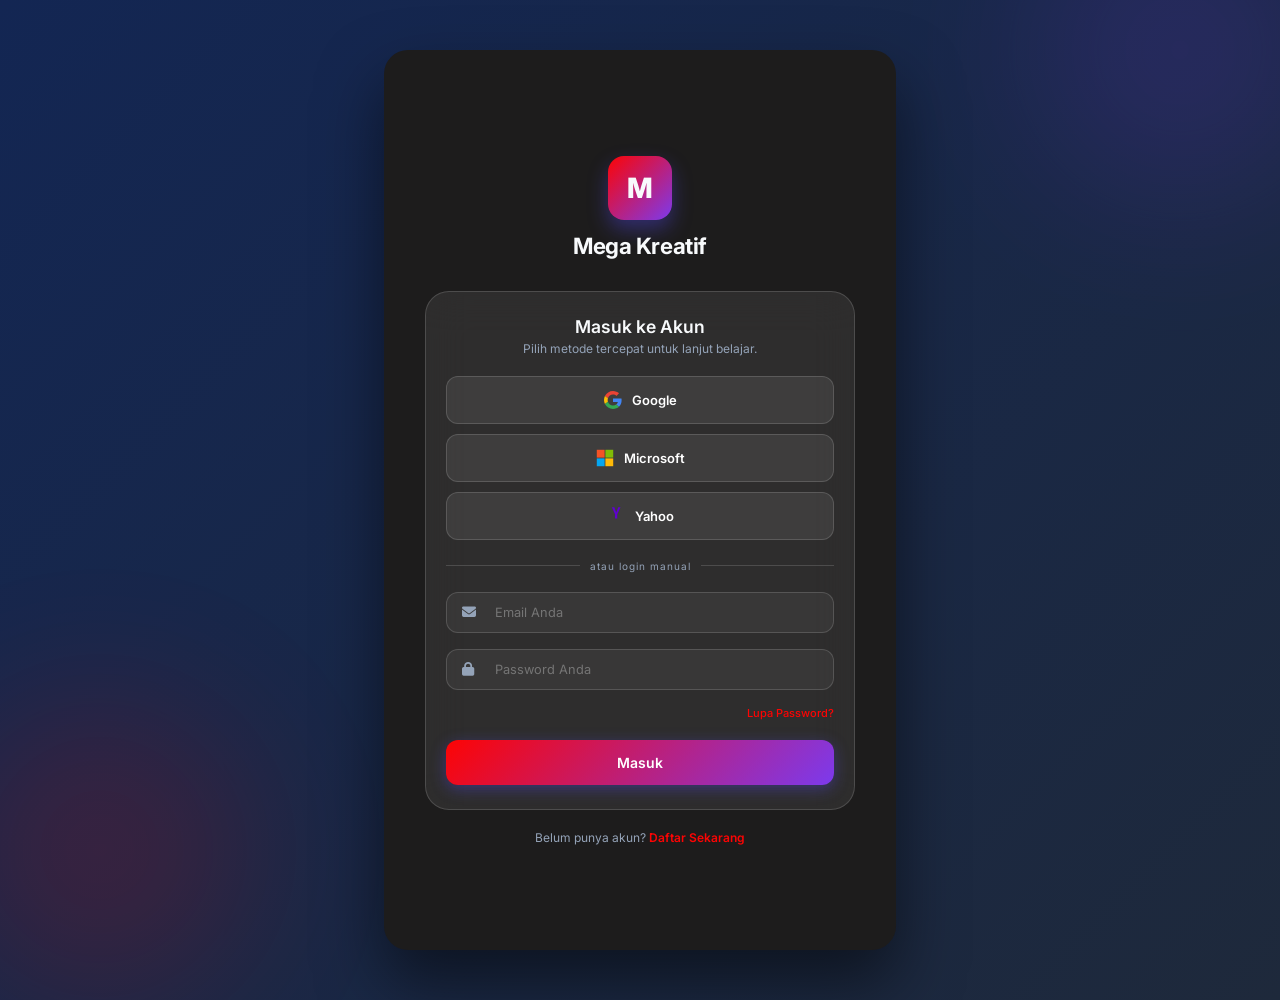
<file: nusalokal_login.html>
<!DOCTYPE html>
<html lang="id">

<head>
    <meta charset="UTF-8">
    <meta name="viewport" content="width=device-width, initial-scale=1.0, viewport-fit=cover, maximum-scale=1.0, user-scalable=no">
    <title>Mega Kreatif - Login</title>
    <!-- Google Fonts -->
    <link href="https://fonts.googleapis.com/css2?family=Inter:wght@400;500;600;700&display=swap" rel="stylesheet">
    <!-- Font Awesome for Icons -->
    <link rel="stylesheet" href="https://cdnjs.cloudflare.com/ajax/libs/font-awesome/6.4.0/css/all.min.css">
    <link rel="manifest" href="manifest.json">
    <link rel="stylesheet" href="auth-style.css">
    <meta name="theme-color" content="#fd0404">
</head>

<body>

    <div class="blob blob-1"></div>
    <div class="blob blob-2"></div>

    <div id="toast-container" class="toast-container"></div>

    <div class="device-frame">
        <div class="screen-content">
            <!-- Logo -->
            <div class="logo-container">
                <div class="logo-icon">M</div>
                <div class="logo-text">Mega Kreatif</div>
            </div>

            <!-- Login Card -->
            <div class="auth-card">
                <div class="welcome-text">
                    <h2>Masuk ke Akun</h2>
                    <p>Pilih metode tercepat untuk lanjut belajar.</p>
                </div>

                <!-- SSO Options -->
                <div class="sso-container">
                    <button class="btn-sso google" onclick="handleSSOLogin('Google')">
                        <svg viewBox="0 0 48 48">
                            <path fill="#EA4335"
                                d="M24 9.5c3.54 0 6.71 1.22 9.21 3.6l6.85-6.85C35.9 2.38 30.47 0 24 0 14.62 0 6.51 5.38 2.56 13.22l7.98 6.19C12.43 13.72 17.74 9.5 24 9.5z" />
                            <path fill="#4285F4"
                                d="M46.98 24.55c0-1.57-.15-3.09-.38-4.55H24v9.02h12.94c-.58 2.96-2.26 5.48-4.78 7.18l7.73 6c4.51-4.18 7.09-10.36 7.09-17.65z" />
                            <path fill="#FBBC05"
                                d="M10.53 28.59c-.48-1.45-.76-2.99-.76-4.59s.27-3.14.76-4.59l-7.98-6.19C.92 16.46 0 20.12 0 24c0 3.88.92 7.54 2.56 10.78l7.97-6.19z" />
                            <path fill="#34A853"
                                d="M24 48c6.48 0 11.93-2.13 15.89-5.81l-7.73-6c-2.15 1.45-4.92 2.3-8.16 2.3-6.26 0-11.57-4.22-13.47-9.91l-7.98 6.19C6.51 42.62 14.62 48 24 48z" />
                        </svg>
                        <span>Google</span>
                    </button>
                    <button class="btn-sso microsoft" onclick="handleSSOLogin('Microsoft')">
                        <svg viewBox="0 0 23 23">
                            <path fill="#f35325" d="M1 1h10v10H1z" />
                            <path fill="#81bc06" d="M12 1h10v10H12z" />
                            <path fill="#05a6f0" d="M1 12h10v10H1z" />
                            <path fill="#ffba08" d="M12 12h10v10H12z" />
                        </svg>
                        <span>Microsoft</span>
                    </button>
                    <button class="btn-sso yahoo" onclick="handleSSOLogin('Yahoo')">
                        <svg viewBox="0 0 512 512">
                            <path fill="#6001D2"
                                d="M228.6 206.5L138.8 8h68.6l54.9 146.9L320.1 8h63.7l-92.4 200v120h-62.8V206.5H228.6z" />
                        </svg>
                        <span>Yahoo</span>
                    </button>
                </div>

                <div class="divider">atau login manual</div>

                <form id="login-form" novalidate>
                    <div class="input-group" id="email-group">
                        <i class="fas fa-envelope"></i>
                        <input type="email" id="email" placeholder="Email Anda" autocomplete="email">
                        <div class="error-msg" id="email-error"></div>
                    </div>
                    <div class="input-group" id="password-group">
                        <i class="fas fa-lock"></i>
                        <input type="password" id="password" placeholder="Password Anda">
                        <div class="error-msg" id="password-error"></div>
                    </div>
                    <a href="nusalokal_forgot_password.html" class="forgot-pass">Lupa Password?</a>

                    <button type="submit" class="btn-primary">Masuk</button>
                </form>
            </div>

            <div class="auth-footer">
                Belum punya akun? <a href="nusalokal_register.html">Daftar Sekarang</a>
            </div>
        </div>
    </div>

    <script src="auth-logic.js"></script>
    <script>
        const loginForm = document.getElementById('login-form');
        const emailInput = document.getElementById('email');
        const passwordInput = document.getElementById('password');
        const emailGroup = document.getElementById('email-group');
        const passwordGroup = document.getElementById('password-group');
        const emailError = document.getElementById('email-error');
        const passwordError = document.getElementById('password-error');

        function validateEmail(email) {
            if (!email) return "Email wajib diisi";
            const re = /^[^\s@]+@[^\s@]+\.[^\s@]+$/;
            if (!re.test(email)) return "Format email tidak valid";
            return "";
        }

        function validatePassword(password) {
            if (!password) return "Password wajib diisi";
            return "";
        }

        // Real-time validation
        emailInput.addEventListener('input', () => showError(emailGroup, emailError, validateEmail(emailInput.value)));
        passwordInput.addEventListener('input', () => showError(passwordGroup, passwordError, validatePassword(passwordInput.value)));

        loginForm.addEventListener('submit', (e) => {
            e.preventDefault();
            const submitBtn = loginForm.querySelector('button[type="submit"]');
            if (submitBtn.disabled) return;

            const emailErr = validateEmail(emailInput.value);
            const passErr = validatePassword(passwordInput.value);

            showError(emailGroup, emailError, emailErr);
            showError(passwordGroup, passwordError, passErr);

            if (!emailErr && !passErr) {
                submitBtn.disabled = true;
                const originalText = submitBtn.innerHTML;
                submitBtn.innerHTML = '<i class="fas fa-spinner fa-spin"></i> Masuk...';

                // Simulate Login
                setTimeout(() => {
                    const email = emailInput.value;
                    const password = passwordInput.value;
                    const users = getRegisteredUsers();

                    const user = users.find(u => u.email === email && u.password === password) ||
                        (email === "test@example.com" && password === "password123" ? { name: 'Demo User', email: 'test@example.com' } : null);

                    if (user) {
                        showToast(`Selamat datang kembali, ${user.name}!`, 'success');
                        localStorage.setItem('user_session', JSON.stringify({
                            email: user.email,
                            name: user.name,
                            token: 'mock-' + Date.now()
                        }));
                        setTimeout(() => window.location.href = 'nusalokal_mockup.html', 1000);
                    } else {
                        showToast('Email atau password salah', 'error');
                        submitBtn.disabled = false;
                        submitBtn.innerHTML = originalText;
                        passwordInput.value = '';
                        passwordInput.focus();
                    }
                }, 1500);
            }
        });
    </script>

</body>

</html>
</file>
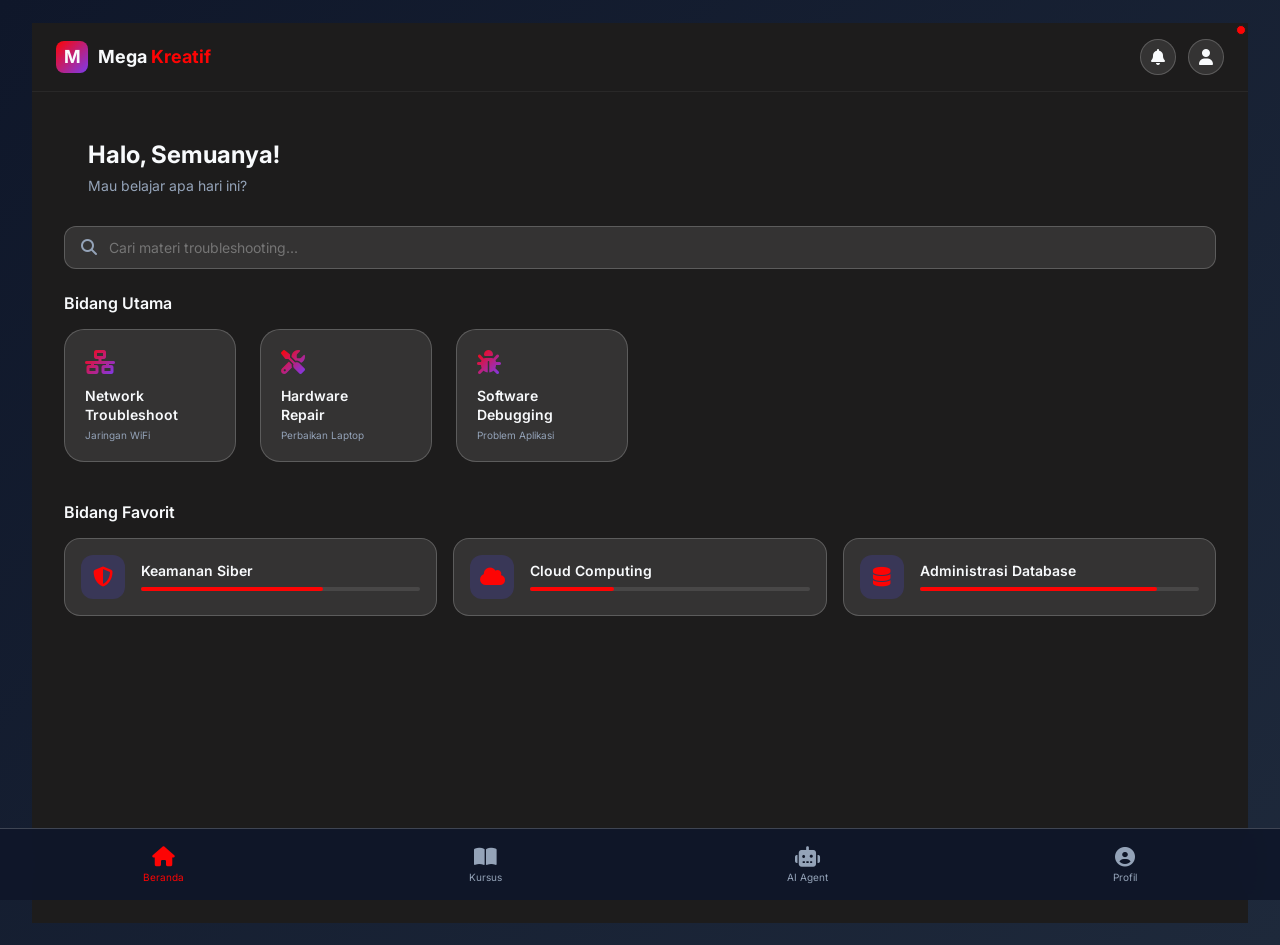
<file: nusalokal_mockup.html>
<!DOCTYPE html>
<html lang="id">

<head>
    <meta charset="UTF-8">
    <meta name="viewport"
        content="width=device-width, initial-scale=1.0, viewport-fit=cover, maximum-scale=1.0, user-scalable=no">
    <meta name="theme-color" content="#1d1c1c">
    <title>Nusalokal - High Fidelity Mockup</title>
    <!-- Google Fonts -->
    <link href="https://fonts.googleapis.com/css2?family=Inter:wght@400;500;600;700&display=swap" rel="stylesheet">
    <!-- Font Awesome for Icons -->
    <link rel="stylesheet" href="https://cdnjs.cloudflare.com/ajax/libs/font-awesome/6.4.0/css/all.min.css">
    <style>
        :root {
            --primary: #fd0404;
            --secondary: #7C3AED;
            --background: linear-gradient(135deg, #0F172A 0%, #1E293B 100%);
            --glass: rgba(255, 255, 255, 0.1);
            --glass-border: rgba(255, 255, 255, 0.2);
            --text-main: #F8FAFC;
            --text-dim: #94A3B8;
        }

        * {
            margin: 0;
            padding: 0;
            box-sizing: border-box;
            font-family: 'Inter', sans-serif;
        }

        body {
            background: var(--background);
            color: var(--text-main);
            min-height: 100vh;
            min-height: 100dvh;
            display: flex;
            justify-content: center;
            align-items: center;
            padding: 0;
            margin: 0;
            overflow: hidden;
            -webkit-font-smoothing: antialiased;
            -moz-osx-font-smoothing: grayscale;
        }

        /* Mobile specific - full bleed */
        @media (max-width: 48rem) {
            body {
                background: #1d1c1c;
                display: block;
                overflow: hidden;
            }
        }

        /* Desktop specific padding */
        @media (min-width: 48rem) {
            body {
                padding: 2.5vh 2.5vw;
            }
        }

        /* Main Container - Fully Responsive */
        .device-frame {
            width: 100%;
            height: 100vh;
            height: 100dvh;
            background: #1d1c1c;
            position: relative;
            display: flex;
            flex-direction: column;
            margin: 0 auto;
            overflow: hidden;
            /* Control scroll in screen-content */
        }

        /* Responsive Container for Wide Screens */
        @media (min-width: 64rem) {
            .device-frame {
                max-width: 80rem;
                /* Desktop View */
            }
        }

        .screen-content {
            flex: 1;
            width: 100%;
            max-width: 75rem;
            margin: 0 auto;
            padding: 1.5rem;
            padding-bottom: calc(10rem + env(safe-area-inset-bottom));
            overflow-y: auto;
            -webkit-overflow-scrolling: touch;
            scroll-behavior: smooth;
        }

        /* Scrollbar Hide */
        .screen-content::-webkit-scrollbar {
            display: none;
        }

        /* Header (Fixed Logo Bar at Top) */
        header {
            display: flex;
            justify-content: space-between;
            align-items: center;
            padding: calc(1rem + env(safe-area-inset-top)) 1.5rem 1rem;
            background: #1d1c1c;
            z-index: 100;
            border-bottom: 1px solid rgba(255, 255, 255, 0.05);
        }

        .logo-section {
            display: flex;
            align-items: center;
            gap: 10px;
        }

        .logo-icon {
            width: 32px;
            height: 32px;
            background: linear-gradient(135deg, var(--primary), var(--secondary));
            border-radius: 8px;
            display: flex;
            align-items: center;
            justify-content: center;
            font-weight: bold;
            font-size: 18px;
        }

        .profile-badges {
            display: flex;
            gap: 12px;
        }

        .icon-btn {
            width: 36px;
            height: 36px;
            background: var(--glass);
            border-radius: 50%;
            display: flex;
            align-items: center;
            justify-content: center;
            border: 1px solid var(--glass-border);
            cursor: pointer;
        }

        /* Greeting */
        .greeting-section {
            padding: 1.5rem 1.5rem 0.5rem;
        }

        .greeting-section h1 {
            font-size: 24px;
            font-weight: 700;
            margin-bottom: 8px;
        }

        .greeting-section p {
            color: var(--text-dim);
            font-size: 14px;
        }

        /* Search Bar */
        .search-container {
            margin: 24px 0;
            background: var(--glass);
            border: 1px solid var(--glass-border);
            border-radius: 12px;
            display: flex;
            align-items: center;
            padding: 12px 16px;
            gap: 12px;
            backdrop-filter: blur(10px);
        }

        .search-container input {
            background: none;
            border: none;
            color: white;
            flex: 1;
            outline: none;
            font-size: 14px;
        }

        .search-container i {
            color: var(--text-dim);
        }

        /* Main Categories */
        .section-label {
            font-size: 1rem;
            font-weight: 600;
            margin-bottom: 1rem;
            display: block;
        }

        .featured-scroll {
            display: grid;
            grid-template-columns: repeat(auto-fill, minmax(10rem, 1fr));
            gap: 1.5rem;
            margin-bottom: 2.5rem;
        }

        .featured-scroll::-webkit-scrollbar {
            display: none;
        }

        .glass-card {
            min-width: 0;
            /* Let grid handle width */
            background: var(--glass);
            border: 0.06rem solid var(--glass-border);
            backdrop-filter: blur(0.625rem);
            border-radius: 1.25rem;
            padding: 1.25rem;
            text-align: left;
            transition: transform 0.3s ease;
        }

        .glass-card:hover {
            transform: translateY(-0.3125rem);
        }

        .card-icon {
            font-size: 1.5rem;
            margin-bottom: 0.75rem;
            background: linear-gradient(135deg, var(--primary), var(--secondary));
            -webkit-background-clip: text;
            background-clip: text;
            -webkit-text-fill-color: transparent;
        }

        .card-title {
            font-size: 0.875rem;
            font-weight: 600;
            line-height: 1.4;
        }

        .card-sub {
            font-size: 0.625rem;
            color: var(--text-dim);
            margin-top: 0.25rem;
        }

        /* Bidang Favorit List */
        .fav-list {
            display: grid;
            grid-template-columns: repeat(auto-fill, minmax(18rem, 1fr));
            gap: 1rem;
        }

        .fav-item {
            background: var(--glass);
            border: 0.06rem solid var(--glass-border);
            border-radius: 1rem;
            padding: 1rem;
            display: flex;
            align-items: center;
            gap: 1rem;
        }

        .fav-icon {
            width: 2.75rem;
            height: 2.75rem;
            background: rgba(79, 70, 229, 0.2);
            border-radius: 0.75rem;
            display: flex;
            align-items: center;
            justify-content: center;
            color: var(--primary);
            font-size: 1.25rem;
        }

        .fav-info {
            flex: 1;
        }

        .fav-name {
            font-size: 14px;
            font-weight: 600;
        }

        .progress-bar {
            height: 4px;
            background: rgba(255, 255, 255, 0.1);
            border-radius: 2px;
            margin-top: 8px;
            position: relative;
        }

        .progress-fill {
            position: absolute;
            left: 0;
            top: 0;
            height: 100%;
            background: var(--primary);
            border-radius: 2px;
        }

        /* Navigation Bar (Fixed for Mobile) */
        nav {
            position: fixed;
            bottom: 0;
            left: 50%;
            transform: translateX(-50%);
            width: 100%;
            max-width: 80rem;
            height: calc(4.5rem + env(safe-area-inset-bottom));
            background: rgba(15, 23, 42, 0.95);
            backdrop-filter: blur(1rem);
            -webkit-backdrop-filter: blur(1rem);
            border-top: 0.06rem solid var(--glass-border);
            display: flex;
            justify-content: space-around;
            align-items: center;
            padding-bottom: env(safe-area-inset-bottom);
            z-index: 2000;
        }

        .nav-item {
            display: flex;
            flex-direction: column;
            align-items: center;
            gap: 4px;
            color: var(--text-dim);
            text-decoration: none;
            font-size: 10px;
        }

        .nav-item.active {
            color: var(--primary);
        }

        .nav-item i {
            font-size: 20px;
        }

        /* Animation */
        @keyframes fadeIn {
            from {
                opacity: 0;
                transform: translateY(10px);
            }

            to {
                opacity: 1;
                transform: translateY(0);
            }
        }

        .screen-content>* {
            animation: fadeIn 0.5s ease forwards;
        }

        /* Responsive Handling */
        @media (max-width: 48rem) {
            .featured-scroll {
                display: flex;
                /* Back to horizontal scroll on mobile/small tablet */
                overflow-x: auto;
                padding-bottom: 0.5rem;
            }

            .glass-card {
                min-width: 9rem;
            }

            .fav-list {
                grid-template-columns: 1fr;
            }
        }

        @media (max-width: 32rem) {
            .screen-content {
                padding: 1.5rem 1.25rem;
                padding-bottom: 6rem;
            }
        }

    </style>
</head>

<body>

    <div class="device-frame">
        <!-- Header (Fixed at the very top) -->
        <header>
            <div class="logo-section">
                <div class="logo-icon">M</div>
                <span style="font-weight: 700; font-size: 18px;">Mega <span
                        style="color: var(--primary);">Kreatif</span></span>
            </div>
            <div class="profile-badges">
                <div class="icon-btn" id="notif-btn" onclick="toggleNotifCenter()">
                    <i class="fas fa-bell"></i>
                    <div class="notif-badge" id="notif-badge"></div>
                </div>
                <div class="icon-btn" onclick="window.location.href='nusalokal_profile.html'"><i class="fas fa-user"></i>
                </div>
            </div>
        </header>

        <div class="screen-content">
            <!-- Greeting (Top of scrollable content) -->
            <div class="greeting-section animate-up">
                <h1>Halo, Semuanya!</h1>
                <p>Mau belajar apa hari ini?</p>
            </div>

            <!-- Notification Center (Hidden by Default) -->
            <div id="notif-center" class="notif-center" style="display: none;">
                <div class="notif-header">
                    <h3>Notifikasi</h3>
                    <span onclick="toggleNotifCenter()" style="cursor: pointer;"><i class="fas fa-times"></i></span>
                </div>
                <div id="notif-list" class="notif-list">
                    <!-- Notifications Injected Here -->
                </div>
            </div>

            <!-- Toast Container -->
            <div id="toast-container" class="toast-container"></div>

            <style>
                /* Notification Badge */
                .notif-badge {
                    position: absolute;
                    top: 2px;
                    right: 2px;
                    width: 10px;
                    height: 10px;
                    background: var(--primary);
                    border-radius: 50%;
                    border: 1px solid #1d1c1c;
                    display: none;
                }

                .notif-badge.active {
                    display: block;
                }

                /* Notification Center */
                .notif-center {
                    position: absolute;
                    top: 70px;
                    right: 20px;
                    width: 300px;
                    max-height: 400px;
                    background: #1E293B;
                    border: 1px solid var(--glass-border);
                    border-radius: 16px;
                    z-index: 200;
                    box-shadow: 0 10px 40px rgba(0, 0, 0, 0.6);
                    display: flex;
                    flex-direction: column;
                    overflow: hidden;
                    animation: scaleIn 0.2s ease;
                }

                .notif-header {
                    padding: 16px;
                    background: rgba(255, 255, 255, 0.05);
                    border-bottom: 1px solid var(--glass-border);
                    display: flex;
                    justify-content: space-between;
                    align-items: center;
                }

                .notif-header h3 {
                    font-size: 14px;
                    font-weight: 600;
                }

                .notif-list {
                    flex: 1;
                    overflow-y: auto;
                    padding: 0;
                }

                .notif-item {
                    padding: 12px 16px;
                    border-bottom: 1px solid rgba(255, 255, 255, 0.05);
                    display: flex;
                    gap: 12px;
                    cursor: pointer;
                    transition: background 0.2s;
                }

                .notif-item:hover {
                    background: rgba(255, 255, 255, 0.05);
                }

                .notif-item.unread {
                    background: rgba(79, 70, 229, 0.1);
                }

                .notif-icon {
                    width: 32px;
                    height: 32px;
                    background: rgba(255, 255, 255, 0.1);
                    border-radius: 50%;
                    display: flex;
                    align-items: center;
                    justify-content: center;
                    color: var(--primary);
                    font-size: 14px;
                }

                .notif-content {
                    flex: 1;
                }

                .notif-title {
                    font-size: 13px;
                    font-weight: 600;
                    margin-bottom: 4px;
                }

                .notif-desc {
                    font-size: 11px;
                    color: var(--text-dim);
                    line-height: 1.4;
                }

                .notif-time {
                    font-size: 10px;
                    color: var(--text-dim);
                    margin-top: 6px;
                    display: block;
                    text-align: right;
                }

                /* Toast Notification */
                .toast-container {
                    position: absolute;
                    top: 20px;
                    left: 50%;
                    transform: translateX(-50%);
                    z-index: 300;
                    width: 90%;
                    display: flex;
                    flex-direction: column;
                    gap: 10px;
                    pointer-events: none;
                }

                .toast {
                    background: rgba(30, 41, 59, 0.95);
                    backdrop-filter: blur(10px);
                    border: 1px solid var(--glass-border);
                    border-left: 4px solid var(--primary);
                    border-radius: 12px;
                    padding: 12px 16px;
                    display: flex;
                    gap: 12px;
                    align-items: center;
                    box-shadow: 0 5px 20px rgba(0, 0, 0, 0.4);
                    animation: slideDownToast 0.4s cubic-bezier(0.175, 0.885, 0.32, 1.275);
                    pointer-events: auto;
                    cursor: pointer;
                }

                .toast-content {
                    flex: 1;
                }

                .toast-title {
                    font-size: 13px;
                    font-weight: 600;
                    color: white;
                    margin-bottom: 2px;
                }

                .toast-desc {
                    font-size: 11px;
                    color: var(--text-dim);
                }

                .toast-close {
                    color: var(--text-dim);
                    cursor: pointer;
                    padding: 4px;
                }

                @keyframes scaleIn {
                    from {
                        opacity: 0;
                        transform: scale(0.9);
                    }

                    to {
                        opacity: 1;
                        transform: scale(1);
                    }
                }

                @keyframes slideDownToast {
                    from {
                        opacity: 0;
                        transform: translateY(-20px);
                    }

                    to {
                        opacity: 1;
                        transform: translateY(0);
                    }
                }

                @keyframes shake {
                    0% {
                        transform: translateX(0);
                    }

                    25% {
                        transform: translateX(2px);
                    }

                    50% {
                        transform: translateX(-2px);
                    }

                    75% {
                        transform: translateX(2px);
                    }

                    100% {
                        transform: translateX(0);
                    }
                }
            </style>

            <script>
                // Mock Notifications Data
                const notifications = [
                    { id: 1, title: "Materi Baru!", desc: "Modul 'Advanced Network Security' telah tersedia.", time: "Baru saja", icon: "fa-book", read: false },
                    { id: 2, title: "Jadwal Live", desc: "Live Session dengan Mentor Budi dimulai dalam 30 menit.", time: "10 menit lalu", icon: "fa-video", read: false },
                    { id: 3, title: "Sertifikat", desc: "Selamat! Anda lulus ujian Hardware Basics.", time: "1 jam lalu", icon: "fa-certificate", read: true }
                ];

                // 1. Notification Center Logic
                function toggleNotifCenter() {
                    const center = document.getElementById('notif-center');
                    const badge = document.getElementById('notif-badge');

                    if (center.style.display === 'none') {
                        renderNotifications();
                        center.style.display = 'flex';
                        badge.classList.remove('active'); // Clear badge when opened
                    } else {
                        center.style.display = 'none';
                    }
                }

                function renderNotifications() {
                    const list = document.getElementById('notif-list');
                    if (notifications.length === 0) {
                        list.innerHTML = '<div style="padding: 20px; text-align: center; color: var(--text-dim); font-size: 12px;">Belum ada notifikasi</div>';
                        return;
                    }

                    list.innerHTML = notifications.map(n => `
                        <div class="notif-item ${n.read ? '' : 'unread'}" onclick="handleNotifClick(${n.id})">
                            <div class="notif-icon"><i class="fas ${n.icon}"></i></div>
                            <div class="notif-content">
                                <div class="notif-title">${n.title}</div>
                                <div class="notif-desc">${n.desc}</div>
                                <span class="notif-time">${n.time}</span>
                            </div>
                        </div>
                    `).join('');
                }

                function handleNotifClick(id) {
                    alert(`Membuka notifikasi ID: ${id}`);
                    // In real app: Navigate to detail page
                }

                // Initial Badge Check
                const unreadCount = notifications.filter(n => !n.read).length;
                if (unreadCount > 0) {
                    document.getElementById('notif-badge').classList.add('active');
                    // Shake animation for attention
                    document.querySelector('.fa-bell').style.animation = 'shake 0.5s ease 2';
                }

                // 2. Toast Notification Function
                function showToast(title, desc, icon = 'fa-info-circle') {
                    const container = document.getElementById('toast-container');
                    const toast = document.createElement('div');
                    toast.className = 'toast';
                    toast.innerHTML = `
                        <i class="fas ${icon}" style="font-size: 18px; color: var(--primary);"></i>
                        <div class="toast-content">
                            <div class="toast-title">${title}</div>
                            <div class="toast-desc">${desc}</div>
                        </div>
                        <i class="fas fa-times toast-close" onclick="this.parentElement.remove()"></i>
                    `;

                    // Swipe to close logic (Simple version)
                    let touchStartX = 0;
                    toast.addEventListener('touchstart', e => touchStartX = e.touches[0].clientX);
                    toast.addEventListener('touchend', e => {
                        if (e.changedTouches[0].clientX - touchStartX > 50) { // Swipe Right
                            toast.style.transform = 'translateX(100%)';
                            toast.style.opacity = '0';
                            setTimeout(() => toast.remove(), 300);
                        }
                    });

                    // Auto dismiss
                    setTimeout(() => {
                        if (toast.isConnected) {
                            toast.style.opacity = '0';
                            setTimeout(() => toast.remove(), 300);
                        }
                    }, 4000);

                    // Click interaction
                    toast.addEventListener('click', (e) => {
                        if (!e.target.classList.contains('toast-close')) {
                            alert("Membuka detail notifikasi...");
                        }
                    });

                    container.appendChild(toast);
                }

                // 3. Push Notification Logic
                function requestPushPermission() {
                    if (!("Notification" in window)) {
                        console.log("Browser tidak mendukung notifikasi sistem");
                        return;
                    }

                    if (Notification.permission === "granted") {
                        // Already granted
                    } else if (Notification.permission !== "denied") {
                        Notification.requestPermission().then(permission => {
                            if (permission === "granted") {
                                new Notification("Notifikasi Diaktifkan", {
                                    body: "Anda akan menerima update terbaru dari Nusalokal.",
                                    icon: "https://via.placeholder.com/64"
                                });
                            }
                        });
                    }
                }

                // Demo: Simulate receiving a notification after 3 seconds
                setTimeout(() => {
                    showToast("Pesan Baru", "Mentor Budi membalas pertanyaan Anda di forum.", "fa-comment-alt");
                    // requestPushPermission(); // Uncomment to test system notif
                }, 3000);
            </script>


            <!-- Search -->
            <div class="search-wrapper" style="position: relative;">
                <div class="search-container">
                    <i class="fas fa-search" id="search-icon"></i>
                    <input type="text" id="search-input" placeholder="Cari materi troubleshooting..."
                        autocomplete="off">
                    <i class="fas fa-spinner fa-spin" id="loading-spinner"
                        style="display: none; color: var(--primary);"></i>
                </div>


            </div>

            <!-- Search Results Area (Hidden by default) -->
            <div id="search-results-area" style="display: none; margin-top: 20px;">

                <!-- Filter & Sort -->
                <div class="filter-sort-bar">
                    <div class="filter-chip active">Semua</div>
                    <div class="filter-chip">Materi</div>
                    <div class="filter-chip">Forum</div>
                    <div class="sort-btn"><i class="fas fa-sort-amount-down"></i></div>
                </div>

                <!-- Content Container -->
                <div id="results-content">
                    <!-- Results will be injected here -->
                </div>
            </div>

            <style>
                /* Search Enhancements */


                .filter-sort-bar {
                    display: flex;
                    gap: 8px;
                    margin-bottom: 16px;
                    overflow-x: auto;
                    padding-bottom: 5px;
                }

                .filter-chip {
                    padding: 6px 12px;
                    border-radius: 20px;
                    background: rgba(255, 255, 255, 0.05);
                    border: 1px solid var(--glass-border);
                    font-size: 12px;
                    cursor: pointer;
                    white-space: nowrap;
                }

                .filter-chip.active {
                    background: var(--primary);
                    border-color: var(--primary);
                    color: white;
                }

                .sort-btn {
                    margin-left: auto;
                    padding: 6px 10px;
                    color: var(--text-dim);
                    cursor: pointer;
                }

                /* State Styles */
                .empty-state,
                .error-state {
                    text-align: center;
                    padding: 40px 20px;
                    background: var(--glass);
                    border-radius: 16px;
                }

                .state-icon {
                    font-size: 40px;
                    margin-bottom: 16px;
                    opacity: 0.5;
                }

                .retry-btn {
                    margin-top: 16px;
                    padding: 8px 16px;
                    background: var(--primary);
                    border: none;
                    border-radius: 8px;
                    color: white;
                    cursor: pointer;
                }

                @keyframes slideDown {
                    from {
                        opacity: 0;
                        transform: translateY(-10px);
                    }

                    to {
                        opacity: 1;
                        transform: translateY(0);
                    }
                }
            </style>

            <script>
                const searchInput = document.getElementById('search-input');

                const loadingSpinner = document.getElementById('loading-spinner');
                const searchIcon = document.getElementById('search-icon');
                const resultsArea = document.getElementById('search-results-area');
                const resultsContent = document.getElementById('results-content');

                // Mock Data
                const keywords = [
                    "Network Troubleshooting", "Hardware Repair", "Software Debugging",
                    "WiFi Slow", "Blue Screen", "Install Windows", "Server Down"
                ];

                const mockResults = [
                    { title: "Panduan Dasar WiFi", type: "Materi", icon: "fa-wifi" },
                    { title: "Cara Perbaiki RAM", type: "Hardware", icon: "fa-memory" },
                    { title: "Diskusi: Error 404", type: "Forum", icon: "fa-comments" }
                ];

                // 1. Auto Suggest Logic
                // 2. Search Trigger
                searchInput.addEventListener('keypress', (e) => {
                    if (e.key === 'Enter') {
                        performSearch(searchInput.value);
                    }
                });

                // 3. Perform Search (Loading -> Result)
                function performSearch(query) {
                    // UI Reset
                    searchIcon.style.display = 'none';
                    loadingSpinner.style.display = 'block';
                    resultsArea.style.display = 'none';

                    // Hide main content (optional, or just overlay)
                    document.querySelector('.section-label').style.display = 'none';
                    document.querySelector('.featured-scroll').style.display = 'none';
                    document.querySelector('.fav-list').previousElementSibling.style.display = 'none'; // hide label
                    document.querySelector('.fav-list').style.display = 'none';


                    // Simulate API Delay
                    setTimeout(() => {
                        loadingSpinner.style.display = 'none';
                        searchIcon.style.display = 'block';
                        resultsArea.style.display = 'block';

                        const q = query.toLowerCase();

                        if (q.includes('error')) {
                            showError();
                        } else if (q.includes('empty') || q.includes('kosong')) {
                            showEmpty(query);
                        } else {
                            showResults(query);
                        }

                    }, 1500);
                }

                function showResults(query) {
                    resultsContent.innerHTML = mockResults.map(item => `
                        <div class="glass-card" style="margin-bottom: 12px; display: flex; align-items: center; gap: 16px;">
                            <div class="fav-icon"><i class="fas ${item.icon}"></i></div>
                            <div>
                                <div class="card-title">${item.title}</div>
                                <div class="card-sub">${item.type} • Relevan</div>
                            </div>
                        </div>
                    `).join('');
                }

                function showEmpty(query) {
                    resultsContent.innerHTML = `
                        <div class="empty-state">
                            <i class="fas fa-search state-icon"></i>
                            <h3>Tidak ada hasil</h3>
                            <p style="color: var(--text-dim); font-size: 13px;">Kami tidak menemukan hasil untuk "${query}". Coba kata kunci lain.</p>
                            <div style="margin-top: 20px; text-align: left;">
                                <span style="font-size: 12px; color: var(--text-dim);">Saran kata kunci:</span>
                                <div style="display: flex; gap: 8px; flex-wrap: wrap; margin-top: 8px;">
                                    <div class="filter-chip" onclick="selectSuggestion('Network')">Network</div>
                                    <div class="filter-chip" onclick="selectSuggestion('Hardware')">Hardware</div>
                                </div>
                            </div>
                        </div>
                    `;
                }

                function showError() {
                    resultsContent.innerHTML = `
                        <div class="error-state">
                            <i class="fas fa-exclamation-circle state-icon" style="color: var(--primary);"></i>
                            <h3>Terjadi Kesalahan</h3>
                            <p style="color: var(--text-dim); font-size: 13px;">Gagal memuat hasil pencarian. Periksa koneksi internet Anda.</p>
                            <button class="retry-btn" onclick="performSearch(searchInput.value)">Coba Lagi</button>
                        </div>
                    `;
                }
            </script>

            <!-- Categories -->
            <span class="section-label">Bidang Utama</span>
            <div class="featured-scroll">
                <div class="glass-card">
                    <i class="fas fa-network-wired card-icon"></i>
                    <div class="card-title">Network<br>Troubleshoot</div>
                    <div class="card-sub">Jaringan WiFi</div>
                </div>
                <div class="glass-card">
                    <i class="fas fa-tools card-icon"></i>
                    <div class="card-title">Hardware<br>Repair</div>
                    <div class="card-sub">Perbaikan Laptop</div>
                </div>
                <div class="glass-card">
                    <i class="fas fa-bug card-icon"></i>
                    <div class="card-title">Software<br>Debugging</div>
                    <div class="card-sub">Problem Aplikasi</div>
                </div>
            </div>

            <!-- Favorit -->
            <span class="section-label">Bidang Favorit</span>
            <div class="fav-list">
                <div class="fav-item">
                    <div class="fav-icon"><i class="fas fa-shield-alt"></i></div>
                    <div class="fav-info">
                        <div class="fav-name">Keamanan Siber</div>
                        <div class="progress-bar">
                            <div class="progress-fill" style="width: 65%;"></div>
                        </div>
                    </div>
                </div>
                <div class="fav-item">
                    <div class="fav-icon"><i class="fas fa-cloud"></i></div>
                    <div class="fav-info">
                        <div class="fav-name">Cloud Computing</div>
                        <div class="progress-bar">
                            <div class="progress-fill" style="width: 30%;"></div>
                        </div>
                    </div>
                </div>
                <div class="fav-item">
                    <div class="fav-icon"><i class="fas fa-database"></i></div>
                    <div class="fav-info">
                        <div class="fav-name">Administrasi Database</div>
                        <div class="progress-bar">
                            <div class="progress-fill" style="width: 85%;"></div>
                        </div>
                    </div>
                </div>
            </div>
        </div>

        <!-- Navigation -->
        <nav>
            <a href="#" class="nav-item active"><i class="fas fa-home"></i><span>Beranda</span></a>
            <a href="nusalokal_courses.html" class="nav-item"><i class="fas fa-book-open"></i><span>Kursus</span></a>
            <a href="nusalokal_chat.html" class="nav-item"><i class="fas fa-robot"></i><span>AI Agent</span></a>
            <a href="nusalokal_profile.html" class="nav-item"><i class="fas fa-user-circle"></i><span>Profil</span></a>
        </nav>
    </div>

</body>

</html>
</file>
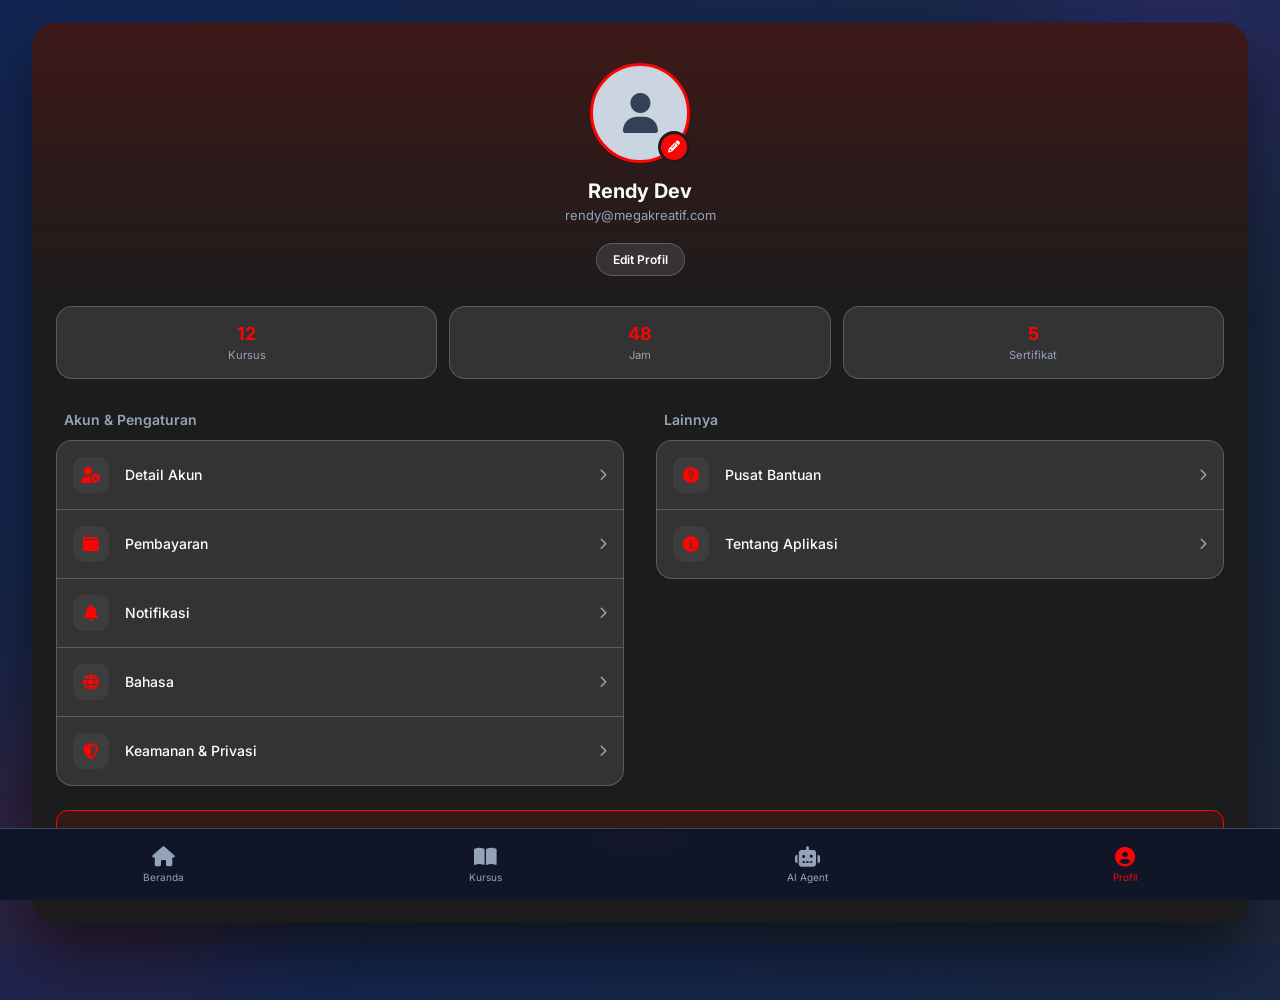
<file: nusalokal_profile.html>
<!DOCTYPE html>
<html lang="id">

<head>
    <meta charset="UTF-8">
    <meta name="viewport"
        content="width=device-width, initial-scale=1.0, viewport-fit=cover, maximum-scale=1.0, user-scalable=no">
    <meta name="theme-color" content="#fd0404">
    <title>Mega Kreatif - Profil Saya</title>
    <!-- Google Fonts -->
    <link href="https://fonts.googleapis.com/css2?family=Inter:wght@400;500;600;700&display=swap" rel="stylesheet">
    <!-- Font Awesome for Icons -->
    <link rel="stylesheet" href="https://cdnjs.cloudflare.com/ajax/libs/font-awesome/6.4.0/css/all.min.css">
    <link rel="stylesheet" href="auth-style.css">
    <style>
        :root {
            --primary: #fd0404;
            --primary-dark: #b90303;
            --secondary: #7C3AED;
            --background: linear-gradient(135deg, #132653 0%, #1E293B 100%);
            --glass: rgba(255, 255, 255, 0.1);
            --glass-strong: rgba(255, 255, 255, 0.15);
            --glass-border: rgba(255, 255, 255, 0.2);
            --text-main: #F8FAFC;
            --text-dim: #94A3B8;
        }

        * {
            margin: 0;
            padding: 0;
            box-sizing: border-box;
            font-family: 'Inter', sans-serif;
        }

        body {
            background: var(--background);
            color: var(--text-main);
            min-height: 100vh;
            min-height: 100dvh;
            display: flex;
            justify-content: center;
            align-items: center;
            padding: 0;
            margin: 0;
            overflow: hidden;
            -webkit-font-smoothing: antialiased;
        }

        /* Mobile full-screen */
        @media (max-width: 48rem) {
            body {
                background: #1d1c1c;
                /* Seamless dark on mobile */
                display: block;
                overflow: hidden; /* Prevent body scroll, use t-content */
            }
        }

        /* Desktop specific padding */
        @media (min-width: 48rem) {
            body {
                padding: 2.5vh 2.5vw;
            }
        }

        /* Main Container - Fully Responsive */
        .device-frame {
            width: 100%;
            height: 100vh;
            height: 100dvh;
            background: #1d1c1c;
            position: relative;
            display: flex;
            flex-direction: column;
            margin: 0 auto;
            overflow: hidden;
        }

        /* Desktop Max Width */
        @media (min-width: 64rem) {
            .device-frame {
                max-width: 80rem;
            }
        }

        /* Content Scrollable */
        .t-content {
            flex: 1;
            overflow-y: auto;
            padding-bottom: calc(10rem + env(safe-area-inset-bottom));
            -webkit-overflow-scrolling: touch;
            scroll-behavior: smooth;
        }

        .t-content::-webkit-scrollbar {
            display: none;
        }

        /* Profile Header */
        .profile-header {
            padding: calc(40px + env(safe-area-inset-top)) 24px 30px;
            background: linear-gradient(180deg, rgba(253, 4, 4, 0.15) 0%, rgba(19, 38, 83, 0) 100%);
            text-align: center;
            position: relative;
        }

        .avatar-container {
            position: relative;
            width: 100px;
            height: 100px;
            margin: 0 auto 16px;
        }

        .avatar {
            width: 100%;
            height: 100%;
            border-radius: 50%;
            border: 3px solid var(--primary);
            object-fit: cover;
            background: #cbd5e1;
            /* Placeholder */
            display: flex;
            align-items: center;
            justify-content: center;
            font-size: 40px;
            color: #334155;
            overflow: hidden;
        }

        .avatar img {
            width: 100%;
            height: 100%;
            object-fit: cover;
        }

        .edit-badge {
            position: absolute;
            bottom: 0;
            right: 0;
            background: var(--primary);
            width: 32px;
            height: 32px;
            border-radius: 50%;
            display: flex;
            align-items: center;
            justify-content: center;
            border: 3px solid #1d1c1c;
            /* Match device bg */
            color: white;
            font-size: 14px;
            cursor: pointer;
        }

        .user-name {
            font-size: 20px;
            font-weight: 700;
            margin-bottom: 4px;
        }

        .user-email {
            font-size: 13px;
            color: var(--text-dim);
            margin-bottom: 20px;
        }

        .edit-profile-btn {
            background: var(--glass);
            border: 1px solid var(--glass-border);
            color: white;
            padding: 0.5rem 1rem;
            border-radius: 1.25rem;
            font-size: 0.75rem;
            font-weight: 600;
            cursor: pointer;
            transition: all 0.2s;
        }

        .edit-profile-btn:hover {
            background: rgba(255, 255, 255, 0.15);
        }

        /* Stats Row */
        .stats-row {
            display: flex;
            justify-content: space-between;
            padding: 0 1.5rem;
            margin-bottom: 2rem;
            gap: 0.75rem;
        }

        .stat-card {
            flex: 1;
            background: var(--glass);
            border: 0.06rem solid var(--glass-border);
            border-radius: 1rem;
            padding: 1rem 0.625rem;
            text-align: center;
            backdrop-filter: blur(0.625rem);
        }

        .stat-value {
            font-size: 1.125rem;
            font-weight: 700;
            color: var(--primary);
            margin-bottom: 0.25rem;
        }

        .stat-label {
            font-size: 0.7rem;
            color: var(--text-dim);
        }

        /* Menu Grid */
        .profile-sections-wrapper {
            display: grid;
            grid-template-columns: repeat(auto-fit, minmax(20rem, 16fr));
            gap: 2rem;
            padding: 0 1.5rem;
        }

        .menu-section {
            padding: 0;
        }

        .section-title {
            font-size: 0.875rem;
            font-weight: 600;
            color: var(--text-dim);
            margin-bottom: 0.75rem;
            padding-left: 0.5rem;
        }

        .menu-list {
            background: var(--glass);
            border: 0.06rem solid var(--glass-border);
            border-radius: 1rem;
            overflow: hidden;
            margin-bottom: 1.5rem;
        }

        .menu-item {
            display: flex;
            align-items: center;
            padding: 1rem;
            border-bottom: 0.06rem solid var(--glass-border);
            cursor: pointer;
            transition: background 0.2s;
            text-decoration: none;
            color: white;
        }

        .menu-item:last-child {
            border-bottom: none;
        }

        .menu-item:hover {
            background: rgba(255, 255, 255, 0.05);
        }

        .menu-icon {
            width: 2.25rem;
            height: 2.25rem;
            background: rgba(4, 253, 4, 0.1);
            /* Greenish tint for placeholder */
            background: rgba(255, 255, 255, 0.05);
            border-radius: 0.625rem;
            display: flex;
            align-items: center;
            justify-content: center;
            margin-right: 1rem;
            color: var(--primary);
        }

        .menu-text {
            flex: 1;
            font-size: 14px;
            font-weight: 500;
        }

        .menu-arrow {
            color: var(--text-dim);
            font-size: 12px;
        }

        /* Logout Button */
        .logout-btn {
            display: flex;
            align-items: center;
            justify-content: center;
            width: calc(100% - 48px);
            margin: 0 auto 20px;
            background: rgba(253, 4, 4, 0.1);
            border: 1px solid var(--primary);
            color: var(--primary);
            padding: 16px;
            border-radius: 12px;
            font-weight: 700;
            cursor: pointer;
            transition: all 0.2s;
        }

        .logout-btn:hover {
            background: var(--primary);
            color: white;
        }

        /* Animation */
        .animate-up {
            animation: slideUp 0.5s ease forwards;
            opacity: 0;
            transform: translateY(20px);
        }

        @keyframes slideUp {
            to {
                opacity: 1;
                transform: translateY(0);
            }
        }



        /* Modal Styles */
        .modal-overlay {
            position: absolute;
            top: 0;
            left: 0;
            width: 100%;
            height: 100%;
            background: rgba(0, 0, 0, 0.7);
            backdrop-filter: blur(5px);
            z-index: 1000;
            display: none;
            justify-content: center;
            align-items: flex-end;
        }

        .modal-container {
            width: 100%;
            background: #1E293B;
            border-radius: 30px 30px 0 0;
            padding: 24px;
            transform: translateY(100%);
            transition: transform 0.3s ease;
            max-height: 80%;
            overflow-y: auto;
            border-top: 1px solid var(--glass-border);
        }

        .modal-overlay.active {
            display: flex;
        }

        .modal-overlay.active .modal-container {
            transform: translateY(0);
        }

        .modal-header {
            display: flex;
            justify-content: space-between;
            align-items: center;
            margin-bottom: 24px;
        }

        .modal-title {
            font-size: 18px;
            font-weight: 700;
        }

        .close-modal {
            width: 32px;
            height: 32px;
            background: var(--glass);
            border-radius: 50%;
            display: flex;
            align-items: center;
            justify-content: center;
            cursor: pointer;
        }

        .settings-content {
            display: flex;
            flex-direction: column;
            gap: 16px;
        }

        .form-group {
            margin-bottom: 16px;
        }

        .form-group label {
            display: block;
            font-size: 12px;
            color: var(--text-dim);
            margin-bottom: 8px;
        }

        .form-group input,
        .form-group select {
            width: 100%;
            background: rgba(255, 255, 255, 0.05);
            border: 1px solid var(--glass-border);
            border-radius: 12px;
            padding: 12px 16px;
            color: white;
            font-size: 16px;
            /* Native feel, prevents zoom */
        }

        .switch-group {
            display: flex;
            justify-content: space-between;
            align-items: center;
            padding: 12px 0;
            border-bottom: 1px solid var(--glass-border);
        }

        .switch-label h4 {
            font-size: 14px;
            font-weight: 600;
            margin-bottom: 4px;
        }

        .switch-label p {
            font-size: 11px;
            color: var(--text-dim);
        }

        .toggle-switch {
            position: relative;
            width: 44px;
            height: 24px;
            background: rgba(255, 255, 255, 0.1);
            border-radius: 12px;
            cursor: pointer;
            transition: background 0.3s;
        }

        .toggle-switch::after {
            content: '';
            position: absolute;
            top: 2px;
            left: 2px;
            width: 20px;
            height: 20px;
            background: white;
            border-radius: 50%;
            transition: transform 0.3s;
        }

        .toggle-switch.on {
            background: var(--primary);
        }

        .toggle-switch.on::after {
            transform: translateX(20px);
        }

        /* Responsive Handling */
        @media (max-width: 48rem) {
            .profile-sections-wrapper {
                grid-template-columns: 1fr;
                gap: 1rem;
            }
        }

        /* Navigation Bar (Fixed for Mobile) */
        /* Navigation Bar (Fixed for Mobile, matching Beranda) */
        nav {
            position: fixed;
            bottom: 0;
            left: 50%;
            transform: translateX(-50%);
            width: 100%;
            max-width: 80rem;
            height: calc(4.5rem + env(safe-area-inset-bottom));
            background: rgba(15, 23, 42, 0.95);
            backdrop-filter: blur(1rem);
            -webkit-backdrop-filter: blur(1rem);
            border-top: 0.06rem solid var(--glass-border);
            display: flex;
            justify-content: space-around;
            align-items: center;
            padding-bottom: env(safe-area-inset-bottom);
            z-index: 2000;
        }

        .nav-item {
            display: flex;
            flex-direction: column;
            align-items: center;
            gap: 4px;
            color: var(--text-dim);
            text-decoration: none;
            font-size: 10px;
        }

        .nav-item.active {
            color: var(--primary);
        }

        .nav-item i {
            font-size: 20px;
        }
    </style>
</head>

<body>

    <div class="blob blob-1"></div>
    <div class="blob blob-2"></div>

    <div id="toast-container" class="toast-container"></div>

    <!-- Settings Modal -->
    <div class="modal-overlay" id="settings-modal" onclick="closeSettings(event)">
        <div class="modal-container" onclick="event.stopPropagation()">
            <div class="modal-header">
                <h3 class="modal-title" id="modal-title-text">Menu Setting</h3>
                <div class="close-modal" onclick="closeSettings()">
                    <i class="fas fa-times"></i>
                </div>
            </div>
            <div id="modal-content-area" class="settings-content">
                <!-- Dynamic Content Here -->
            </div>
            <button class="btn-primary" style="margin-top: 24px; width: 100%;" onclick="saveSettings()">Simpan
                Perubahan</button>
        </div>
    </div>

    <div class="device-frame">
        <div class="t-content">
            <!-- Header -->
            <div class="profile-header animate-up" style="animation-delay: 0.1s;">
                <div class="avatar-container" onclick="showToast('Fitur ganti foto profil segera hadir!', 'info')">
                    <div class="avatar" id="user-avatar-initials">
                        <i class="fas fa-user"></i>
                    </div>
                    <div class="edit-badge">
                        <i class="fas fa-pencil-alt" style="font-size: 12px;"></i>
                    </div>
                </div>
                <div class="user-name" id="profile-name">Rendy Dev</div>
                <div class="user-email" id="profile-email">rendy@megakreatif.com</div>
                <button class="edit-profile-btn" onclick="handleEditProfile()">Edit Profil</button>
            </div>

            <!-- Stats -->
            <div class="stats-row animate-up" style="animation-delay: 0.2s;">
                <div class="stat-card"
                    onclick="showToast('Selesaikan lebih banyak kursus untuk meningkatkan statistik!', 'success')">
                    <div class="stat-value">12</div>
                    <div class="stat-label">Kursus</div>
                </div>
                <div class="stat-card" onclick="showToast('Total waktu belajar Anda.', 'success')">
                    <div class="stat-value">48</div>
                    <div class="stat-label">Jam</div>
                </div>
                <div class="stat-card" onclick="showToast('Sertifikat yang telah Anda peroleh.', 'success')">
                    <div class="stat-value">5</div>
                    <div class="stat-label">Sertifikat</div>
                </div>
            </div>

            <!-- Settings Grid Wrapper -->
            <div class="profile-sections-wrapper">
                <div class="menu-section animate-up" style="animation-delay: 0.3s;">
                    <div class="section-title">Akun & Pengaturan</div>
                    <div class="menu-list">
                        <div class="menu-item" onclick="handleMenuClick('Detail Akun')">
                            <div class="menu-icon"><i class="fas fa-user-cog"></i></div>
                            <div class="menu-text">Detail Akun</div>
                            <i class="fas fa-chevron-right menu-arrow"></i>
                        </div>
                        <div class="menu-item" onclick="handleMenuClick('Pembayaran')">
                            <div class="menu-icon"><i class="fas fa-wallet"></i></div>
                            <div class="menu-text">Pembayaran</div>
                            <i class="fas fa-chevron-right menu-arrow"></i>
                        </div>
                        <div class="menu-item" onclick="handleMenuClick('Notifikasi')">
                            <div class="menu-icon"><i class="fas fa-bell"></i></div>
                            <div class="menu-text">Notifikasi</div>
                            <i class="fas fa-chevron-right menu-arrow"></i>
                        </div>
                        <div class="menu-item" onclick="handleMenuClick('Bahasa')">
                            <div class="menu-icon"><i class="fas fa-globe"></i></div>
                            <div class="menu-text">Bahasa</div>
                            <i class="fas fa-chevron-right menu-arrow"></i>
                        </div>
                        <div class="menu-item" onclick="handleMenuClick('Keamanan & Privasi')">
                            <div class="menu-icon"><i class="fas fa-shield-alt"></i></div>
                            <div class="menu-text">Keamanan & Privasi</div>
                            <i class="fas fa-chevron-right menu-arrow"></i>
                        </div>
                    </div>
                </div>

                <div class="menu-section animate-up" style="animation-delay: 0.35s;">
                    <div class="section-title">Lainnya</div>
                    <div class="menu-list">
                        <div class="menu-item" onclick="handleMenuClick('Pusat Bantuan')">
                            <div class="menu-icon"><i class="fas fa-question-circle"></i></div>
                            <div class="menu-text">Pusat Bantuan</div>
                            <i class="fas fa-chevron-right menu-arrow"></i>
                        </div>
                        <div class="menu-item" onclick="handleMenuClick('Tentang Aplikasi')">
                            <div class="menu-icon"><i class="fas fa-info-circle"></i></div>
                            <div class="menu-text">Tentang Aplikasi</div>
                            <i class="fas fa-chevron-right menu-arrow"></i>
                        </div>
                    </div>
                </div>
            </div>

            <!-- Logout -->
            <button onclick="handleLogout()" class="logout-btn animate-up"
                style="animation-delay: 0.4s; width: calc(100% - 48px); border: 1px solid var(--primary); background: rgba(253, 4, 4, 0.1);">
                <i class="fas fa-sign-out-alt" style="margin-right: 8px;"></i> Keluar
            </button>

        </div>

        <!-- Navigation -->
        <nav>
            <a href="nusalokal_mockup.html" class="nav-item"><i class="fas fa-home"></i><span>Beranda</span></a>
            <a href="nusalokal_courses.html" class="nav-item"><i class="fas fa-book-open"></i><span>Kursus</span></a>
            <a href="nusalokal_chat.html" class="nav-item"><i class="fas fa-robot"></i><span>AI Agent</span></a>
            <a href="nusalokal_profile.html" class="nav-item active"><i class="fas fa-user-circle"></i><span>Profil</span></a>
        </nav>
    </div>

    <script src="auth-logic.js"></script>
    <script>
        // Load Profile Data
        document.addEventListener('DOMContentLoaded', () => {
            const session = JSON.parse(localStorage.getItem('user_session'));
            if (session) {
                document.getElementById('profile-name').textContent = session.name || 'User Name';
                document.getElementById('profile-email').textContent = session.email || 'user@example.com';

                // Get initials for profile picture
                const initials = (session.name || 'U').split(' ').map(n => n[0]).join('').toUpperCase().substring(0, 2);
                document.getElementById('user-avatar-initials').innerHTML = `<span style="font-weight:700; color:#334155;">${initials}</span>`;
            }
        });

        const modalOverlay = document.getElementById('settings-modal');
        const modalContent = document.getElementById('modal-content-area');
        const modalTitle = document.getElementById('modal-title-text');

        const menuData = {
            'Detail Akun': `
                <div class="form-group">
                    <label>Nama Lengkap</label>
                    <input type="text" value="Rendy Dev" id="edit-name">
                </div>
                <div class="form-group">
                    <label>Email</label>
                    <input type="email" value="rendy@megakreatif.com" id="edit-email">
                </div>
                <div class="form-group">
                    <label>Telepon</label>
                    <input type="text" value="+62 812 3456 7890">
                </div>
            `,
            'Pembayaran': `
                <div class="stat-card" style="text-align: left; margin-bottom: 12px;">
                    <p style="font-size: 11px; color: var(--text-dim);">Saldo Wallet</p>
                    <h3 style="color: var(--primary);">Rp 1.250.000</h3>
                </div>
                <div class="section-title" style="padding: 0; font-size: 12px;">Metode Pembayaran</div>
                <div class="menu-list" style="margin: 0;">
                    <div class="menu-item">
                        <i class="fab fa-cc-visa" style="margin-right: 12px; color: #1a1aff;"></i>
                        <span class="menu-text">Visa **** 4455</span>
                    </div>
                </div>
            `,
            'Notifikasi': `
                <div class="switch-group">
                    <div class="switch-label">
                        <h4>Notifikasi Email</h4>
                        <p>Dapatkan update kursus via email</p>
                    </div>
                    <div class="toggle-switch on" onclick="this.classList.toggle('on')"></div>
                </div>
                <div class="switch-group">
                    <div class="switch-label">
                        <h4>Update Promo</h4>
                        <p>Info diskon dan penawaran khusus</p>
                    </div>
                    <div class="toggle-switch" onclick="this.classList.toggle('on')"></div>
                </div>
            `,
            'Bahasa': `
                <div class="form-group">
                    <label>Pilih Bahasa</label>
                    <select>
                        <option selected>Bahasa Indonesia</option>
                        <option>English</option>
                        <option>日本語</option>
                    </select>
                </div>
            `,
            'Keamanan & Privasi': `
                <button class="btn-primary" style="background: var(--glass); border: 1px solid var(--glass-border); color: white; margin-bottom: 12px;">Ubah Password</button>
                <div class="switch-group">
                    <div class="switch-label">
                        <h4>Otentikasi Dua Faktor</h4>
                        <p>Keamanan ekstra untuk akun Anda</p>
                    </div>
                    <div class="toggle-switch" onclick="this.classList.toggle('on')"></div>
                </div>
            `
        };

        function handleMenuClick(menuName) {
            const content = menuData[menuName];
            if (content) {
                modalTitle.textContent = menuName;
                modalContent.innerHTML = content;
                modalOverlay.classList.add('active');
            } else {
                showToast(`Fitur ${menuName} segera hadir!`, 'info');
            }
        }

        function closeSettings() {
            modalOverlay.classList.remove('active');
        }

        function saveSettings() {
            showToast('Perubahan berhasil disimpan!', 'success');

            // Check if name/email changed in "Detail Akun"
            const newName = document.getElementById('edit-name');
            const newEmail = document.getElementById('edit-email');

            if (newName || newEmail) {
                const session = JSON.parse(localStorage.getItem('user_session') || '{}');
                if (newName) {
                    session.name = newName.value;
                    document.getElementById('profile-name').textContent = newName.value;
                }
                if (newEmail) {
                    session.email = newEmail.value;
                    document.getElementById('profile-email').textContent = newEmail.value;
                }
                localStorage.setItem('user_session', JSON.stringify(session));
            }

            setTimeout(closeSettings, 500);
        }

        function handleEditProfile() {
            handleMenuClick('Detail Akun');
        }

        function handleLogout() {
            if (confirm('Apakah Anda yakin ingin keluar?')) {
                if (typeof showToast === 'function') {
                    showToast('Sedang keluar...', 'success');
                }
                localStorage.removeItem('user_session');
                setTimeout(() => {
                    window.location.href = 'index.html';
                }, 1500);
            }
        }
    </script>
</body>

</html>            
    
    </script>
</body>

</html>
</file>
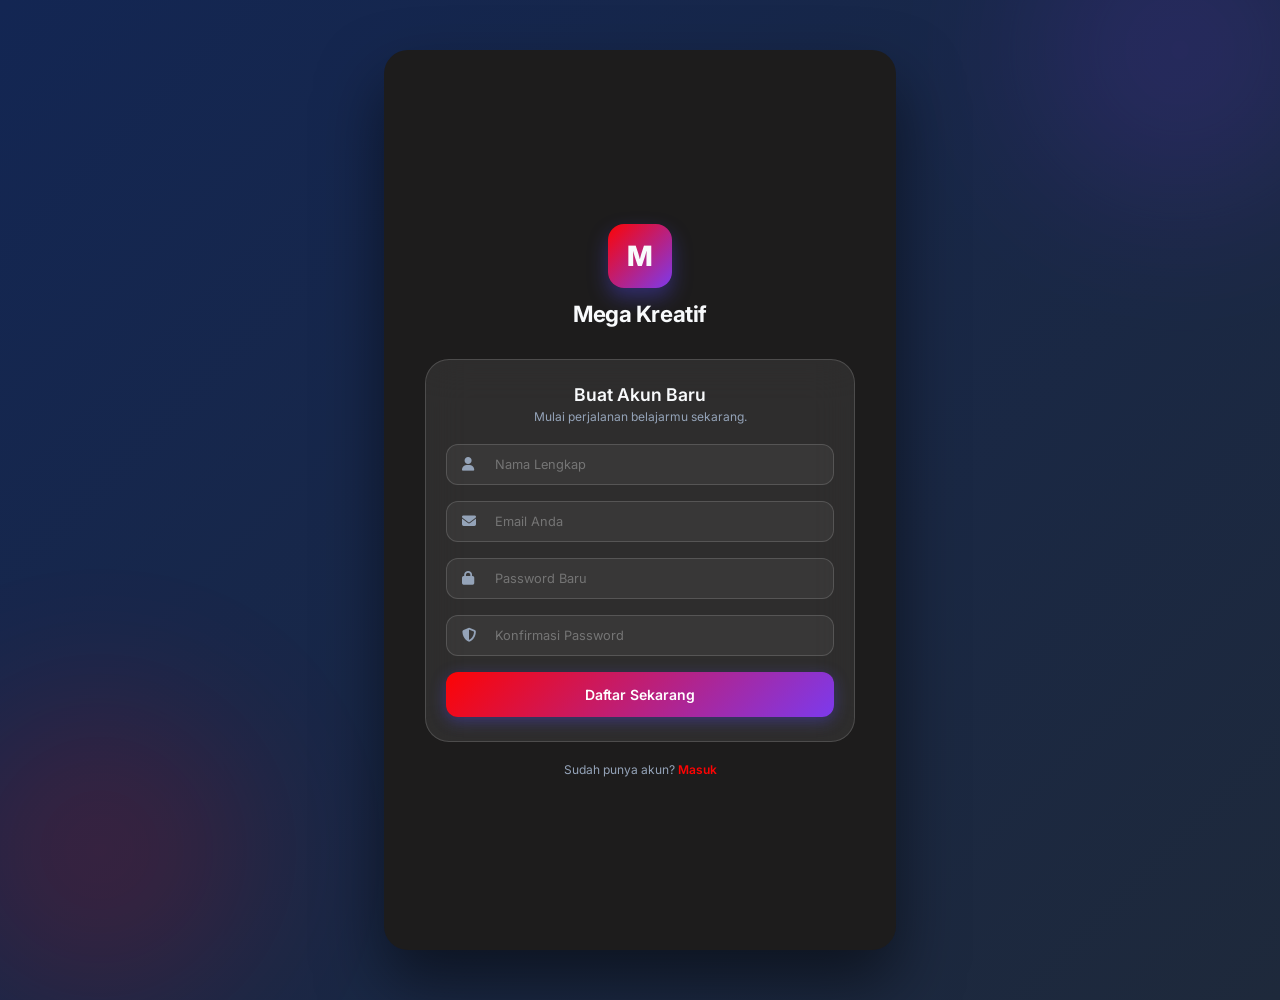
<file: nusalokal_register.html>
<!DOCTYPE html>
<html lang="id">

<head>
    <meta charset="UTF-8">
    <meta name="viewport" content="width=device-width, initial-scale=1.0, viewport-fit=cover, maximum-scale=1.0, user-scalable=no">
    <title>Mega Kreatif - Daftar Akun</title>
    <!-- Google Fonts -->
    <link href="https://fonts.googleapis.com/css2?family=Inter:wght@400;500;600;700&display=swap" rel="stylesheet">
    <!-- Font Awesome for Icons -->
    <link rel="stylesheet" href="https://cdnjs.cloudflare.com/ajax/libs/font-awesome/6.4.0/css/all.min.css">
    <link rel="manifest" href="manifest.json">
    <link rel="stylesheet" href="auth-style.css">
    <meta name="theme-color" content="#fd0404">
</head>

<body>

    <div class="blob blob-1"></div>
    <div class="blob blob-2"></div>

    <div id="toast-container" class="toast-container"></div>

    <div class="device-frame">
        <div class="screen-content">
            <!-- Logo -->
            <div class="logo-container">
                <div class="logo-icon">M</div>
                <div class="logo-text">Mega Kreatif</div>
            </div>

            <!-- Register Card -->
            <div class="auth-card">
                <div class="welcome-text">
                    <h2>Buat Akun Baru</h2>
                    <p>Mulai perjalanan belajarmu sekarang.</p>
                </div>

                <form id="register-form" novalidate>
                    <div class="input-group" id="name-group">
                        <i class="fas fa-user"></i>
                        <input type="text" id="name" placeholder="Nama Lengkap" autocomplete="name">
                        <div class="error-msg" id="name-error"></div>
                    </div>
                    <div class="input-group" id="email-group">
                        <i class="fas fa-envelope"></i>
                        <input type="email" id="email" placeholder="Email Anda" autocomplete="email">
                        <div class="error-msg" id="email-error"></div>
                    </div>
                    <div class="input-group" id="password-group">
                        <i class="fas fa-lock"></i>
                        <input type="password" id="password" placeholder="Password Baru">
                        <div class="error-msg" id="password-error"></div>
                    </div>
                    <div class="input-group" id="confirm-password-group">
                        <i class="fas fa-shield-halved"></i>
                        <input type="password" id="confirm-password" placeholder="Konfirmasi Password">
                        <div class="error-msg" id="confirm-password-error"></div>
                    </div>

                    <button type="submit" class="btn-primary">Daftar Sekarang</button>
                </form>
            </div>

            <div class="auth-footer">
                Sudah punya akun? <a href="index.html">Masuk</a>
            </div>
        </div>
    </div>

    <script src="auth-logic.js"></script>
    <script>
        const registerForm = document.getElementById('register-form');
        const nameInput = document.getElementById('name');
        const emailInput = document.getElementById('email');
        const passwordInput = document.getElementById('password');
        const confirmPasswordInput = document.getElementById('confirm-password');

        const nameGroup = document.getElementById('name-group');
        const emailGroup = document.getElementById('email-group');
        const passwordGroup = document.getElementById('password-group');
        const confirmPasswordGroup = document.getElementById('confirm-password-group');

        const nameError = document.getElementById('name-error');
        const emailError = document.getElementById('email-error');
        const passwordError = document.getElementById('password-error');
        const confirmPasswordError = document.getElementById('confirm-password-error');

        function validateName(name) {
            if (!name) return "Nama wajib diisi";
            if (name.length < 3) return "Nama minimal 3 karakter";
            return "";
        }

        function validateEmail(email) {
            if (!email) return "Email wajib diisi";
            const re = /^[^\s@]+@[^\s@]+\.[^\s@]+$/;
            if (!re.test(email)) return "Format email tidak valid";
            return "";
        }

        function validatePassword(password) {
            if (!password) return "Password wajib diisi";
            if (password.length < 8) return "Password minimal 8 karakter";
            return "";
        }

        function validateConfirmPassword(pass, confirmPass) {
            if (!confirmPass) return "Konfirmasi password wajib diisi";
            if (pass !== confirmPass) return "Password tidak cocok";
            return "";
        }

        // Real-time validation
        nameInput.addEventListener('input', () => showError(nameGroup, nameError, validateName(nameInput.value)));
        emailInput.addEventListener('input', () => showError(emailGroup, emailError, validateEmail(emailInput.value)));
        passwordInput.addEventListener('input', () => showError(passwordGroup, passwordError, validatePassword(passwordInput.value)));
        confirmPasswordInput.addEventListener('input', () => showError(confirmPasswordGroup, confirmPasswordError, validateConfirmPassword(passwordInput.value, confirmPasswordInput.value)));

        registerForm.addEventListener('submit', (e) => {
            e.preventDefault();
            const submitBtn = registerForm.querySelector('button[type="submit"]');
            if (submitBtn.disabled) return;

            const nameErr = validateName(nameInput.value);
            const emailErr = validateEmail(emailInput.value);
            const passErr = validatePassword(passwordInput.value);
            const confirmPassErr = validateConfirmPassword(passwordInput.value, confirmPasswordInput.value);

            showError(nameGroup, nameError, nameErr);
            showError(emailGroup, emailError, emailErr);
            showError(passwordGroup, passwordError, passErr);
            showError(confirmPasswordGroup, confirmPasswordError, confirmPassErr);

            if (!nameErr && !emailErr && !passErr && !confirmPassErr) {
                submitBtn.disabled = true;
                const originalText = submitBtn.innerHTML;
                submitBtn.innerHTML = '<i class="fas fa-spinner fa-spin"></i> Mendaftar...';

                setTimeout(() => {
                    const users = getRegisteredUsers();
                    if (users.some(u => u.email === emailInput.value)) {
                        showToast('Email sudah terdaftar!', 'error');
                        submitBtn.disabled = false;
                        submitBtn.innerHTML = originalText;
                        return;
                    }

                    saveUser({
                        name: nameInput.value,
                        email: emailInput.value,
                        password: passwordInput.value
                    });

                    showToast('Pendaftaran berhasil! Mengalihkan...', 'success');
                    setTimeout(() => window.location.href = 'index.html', 1500);
                }, 1500);
            }
        });
    </script>

</body>

</html>
</file>
<file: auth-style.css>
:root {
    --primary: #fd0404;
    --secondary: #7C3AED;
    --background: linear-gradient(135deg, #132653 0%, #1E293B 100%);
    --glass: rgba(255, 255, 255, 0.08);
    --glass-border: rgba(255, 255, 255, 0.15);
    --text-main: #F8FAFC;
    --text-dim: #94A3B8;
    --glow: 0 0 15px rgba(79, 70, 229, 0.3);
    --success: #10B981;
    --error: #EF4444;
}

* {
    margin: 0;
    padding: 0;
    box-sizing: border-box;
    font-family: 'Inter', sans-serif;
}

body {
    background: var(--background);
    color: var(--text-main);
    min-height: 100vh;
    display: flex;
    justify-content: center;
    align-items: center;
    padding: 0;
    margin: 0;
    overflow: hidden;
}

/* Mobile specific full-screen */
@media (max-width: 48rem) {
    body {
        background: #1d1c1c;
        /* Seamless dark on mobile */
    }
}

/* Desktop specific padding */
@media (min-width: 48rem) {
    body {
        padding: 2vh;
    }
}

/* Abstract Background Elements */
.blob {
    position: absolute;
    width: 300px;
    height: 300px;
    background: var(--secondary);
    filter: blur(80px);
    border-radius: 50%;
    z-index: -1;
    opacity: 0.15;
}

.blob-1 {
    top: -100px;
    right: -50px;
}

.blob-2 {
    bottom: -100px;
    left: -50px;
    background: var(--primary);
}

/* Main Responsive Container */
.device-frame {
    width: 100%;
    min-height: 100vh;
    height: 100dvh;
    background: #1d1c1c;
    position: relative;
    display: flex;
    flex-direction: column;
    margin: 0 auto;
    border: none;
    border-radius: 0;
    box-shadow: none;
    touch-action: pan-y;
}

/* Base layout scaling for wide screens */
@media (min-width: 48rem) {
    .device-frame {
        max-width: 32rem;
        /* Keeps auth forms contained and readable */
        min-height: auto;
        border-radius: 1.5rem;
        box-shadow: 0 2rem 4rem rgba(0, 0, 0, 0.5);
        margin: 2rem auto;
    }
}

.screen-content {
    width: 100%;
    height: 100%;
    padding: 5vh 8%;
    display: flex;
    flex-direction: column;
    align-items: center;
    justify-content: center;
    position: relative;
}

/* Logo Area */
.logo-container {
    margin-bottom: 2rem;
    text-align: center;
    animation: slideDown 0.8s ease;
}

.logo-icon {
    width: 4rem;
    height: 4rem;
    background: linear-gradient(135deg, var(--primary), var(--secondary));
    border-radius: 1rem;
    display: flex;
    align-items: center;
    justify-content: center;
    font-size: 1.75rem;
    font-weight: 800;
    margin: 0 auto 0.75rem;
    box-shadow: 0 0.6rem 1.25rem rgba(79, 70, 229, 0.4);
}

.logo-text {
    font-size: 1.4rem;
    font-weight: 700;
    letter-spacing: -0.03rem;
}

/* Auth Cards */
.auth-card {
    width: 100%;
    background: var(--glass);
    backdrop-filter: blur(1.25rem);
    border: 0.06rem solid var(--glass-border);
    border-radius: 1.5rem;
    padding: 1.5rem 1.25rem;
    animation: slideUp 0.8s ease;
}

.welcome-text {
    margin-bottom: 1.25rem;
    text-align: center;
}

.welcome-text h2 {
    font-size: 1.1rem;
    font-weight: 600;
    margin-bottom: 0.25rem;
}

.welcome-text p {
    font-size: 0.75rem;
    color: var(--text-dim);
}

/* Form Elements */
.input-group {
    margin-bottom: 1rem;
    position: relative;
}

.input-group i {
    position: absolute;
    left: 1rem;
    top: 50%;
    transform: translateY(-50%);
    color: var(--text-dim);
    font-size: 0.875rem;
}

.input-group input {
    width: 100%;
    background: rgba(255, 255, 255, 0.05);
    border: 0.06rem solid var(--glass-border);
    border-radius: 0.75rem;
    padding: 0.75rem 1rem 0.75rem 3rem;
    color: white;
    font-size: 0.8rem;
    outline: none;
    transition: all 0.3s;
}

.input-group input:focus {
    border-color: var(--primary);
    box-shadow: var(--glow);
    background: rgba(255, 255, 255, 0.08);
}

.input-group .error-msg {
    color: var(--error);
    font-size: 10px;
    margin-top: 4px;
    display: none;
    animation: fadeIn 0.3s ease;
}

.input-group.error input {
    border-color: var(--error);
}

.input-group.error i {
    color: var(--error);
}

.forgot-pass {
    display: block;
    text-align: right;
    font-size: 11px;
    color: var(--primary);
    text-decoration: none;
    margin-bottom: 20px;
    font-weight: 500;
}

/* Buttons */
.btn-primary {
    width: 100%;
    background: linear-gradient(135deg, var(--primary), var(--secondary));
    border: none;
    border-radius: 0.75rem;
    padding: 0.875rem;
    color: white;
    font-weight: 600;
    font-size: 0.875rem;
    cursor: pointer;
    transition: transform 0.2s, box-shadow 0.2s;
    box-shadow: 0 0.25rem 0.9rem rgba(79, 70, 229, 0.4);
    text-decoration: none;
    display: block;
    text-align: center;
}

.btn-primary:active {
    transform: scale(0.98);
}

.btn-primary:disabled {
    opacity: 0.7;
    cursor: not-allowed;
}

.btn-secondary {
    width: 100%;
    background: transparent;
    border: 1px solid var(--glass-border);
    border-radius: 12px;
    padding: 12px;
    color: var(--text-dim);
    font-weight: 500;
    font-size: 13px;
    cursor: pointer;
    transition: all 0.2s;
    margin-top: 10px;
    display: block;
    text-align: center;
    text-decoration: none;
}

.btn-secondary:hover {
    border-color: var(--text-dim);
    color: var(--text-main);
}

/* SSO Container */
.sso-container {
    display: flex;
    flex-direction: column;
    gap: 10px;
    margin-bottom: 20px;
}

.btn-sso {
    width: 100%;
    height: 48px;
    border-radius: 12px;
    border: 1px solid var(--glass-border);
    background: var(--glass);
    display: flex;
    align-items: center;
    justify-content: center;
    gap: 10px;
    color: white;
    font-size: 13px;
    font-weight: 600;
    cursor: pointer;
    transition: all 0.3s cubic-bezier(0.4, 0, 0.2, 1);
}

.btn-sso:hover {
    background: rgba(255, 255, 255, 0.12);
    transform: translateY(-2px);
}

.btn-sso.google:hover {
    border-color: #4285F4;
    box-shadow: 0 0 15px rgba(66, 133, 244, 0.2);
}

.btn-sso.microsoft:hover {
    border-color: #00A4EF;
    box-shadow: 0 0 15px rgba(0, 164, 239, 0.2);
}

.btn-sso.yahoo:hover {
    border-color: #6001D2;
    box-shadow: 0 0 15px rgba(96, 1, 210, 0.2);
}

.btn-sso svg,
.btn-sso img {
    width: 18px;
    height: 18px;
}

/* Divider */
.divider {
    display: flex;
    align-items: center;
    gap: 10px;
    margin: 20px 0;
    color: var(--text-dim);
    font-size: 10px;
    text-transform: lowercase;
    letter-spacing: 1px;
}

.divider::before,
.divider::after {
    content: "";
    flex: 1;
    height: 1px;
    background: var(--glass-border);
}

/* Footer Link */
.auth-footer {
    margin-top: 20px;
    font-size: 12px;
    color: var(--text-dim);
    text-align: center;
}

.auth-footer a {
    color: var(--primary);
    text-decoration: none;
    font-weight: 600;
}

/* Toast Notification */
.toast-container {
    position: fixed;
    top: 20px;
    left: 50%;
    transform: translateX(-50%);
    z-index: 1000;
    display: flex;
    flex-direction: column;
    gap: 10px;
    width: 90%;
    max-width: 320px;
}

.toast {
    background: rgba(15, 23, 42, 0.9);
    backdrop-filter: blur(10px);
    border: 1px solid var(--glass-border);
    color: white;
    padding: 12px 20px;
    border-radius: 12px;
    font-size: 13px;
    display: flex;
    align-items: center;
    gap: 12px;
    box-shadow: 0 10px 25px rgba(0, 0, 0, 0.3);
    animation: slideDownToast 0.4s cubic-bezier(0.175, 0.885, 0.32, 1.275);
}

.toast.success {
    border-left: 4px solid var(--success);
}

.toast.error {
    border-left: 4px solid var(--error);
}

.toast i {
    font-size: 16px;
}

.toast.success i {
    color: var(--success);
}

.toast.error i {
    color: var(--error);
}

/* Animations */
@keyframes slideDown {
    from {
        opacity: 0;
        transform: translateY(-30px);
    }

    to {
        opacity: 1;
        transform: translateY(0);
    }
}

@keyframes slideUp {
    from {
        opacity: 0;
        transform: translateY(30px);
    }

    to {
        opacity: 1;
        transform: translateY(0);
    }
}

@keyframes slideDownToast {
    from {
        opacity: 0;
        transform: translateY(-20px);
    }

    to {
        opacity: 1;
        transform: translateY(0);
    }
}

@keyframes fadeIn {
    from {
        opacity: 0;
        transform: translateY(-5px);
    }

    to {
        opacity: 1;
        transform: translateY(0);
    }
}

@keyframes fadeOut {
    from {
        opacity: 1;
    }

    to {
        opacity: 0;
    }
}

/* Responsive Handling */
@media (max-width: 500px) {
    body {
        padding: 0;
        overflow: hidden;
    }

    .device-frame {
        width: 100vw;
        height: 100dvh;
        border-radius: 0;
        border: none;
        box-shadow: none;
        overflow-y: scroll;
        -webkit-overflow-scrolling: touch;
    }

    .screen-content {
        padding: 24px;
        justify-content: center;
        min-height: 100dvh;
        width: 100%;
    }

    .blob {
        width: 250px;
        height: 250px;
    }
}
</file>
